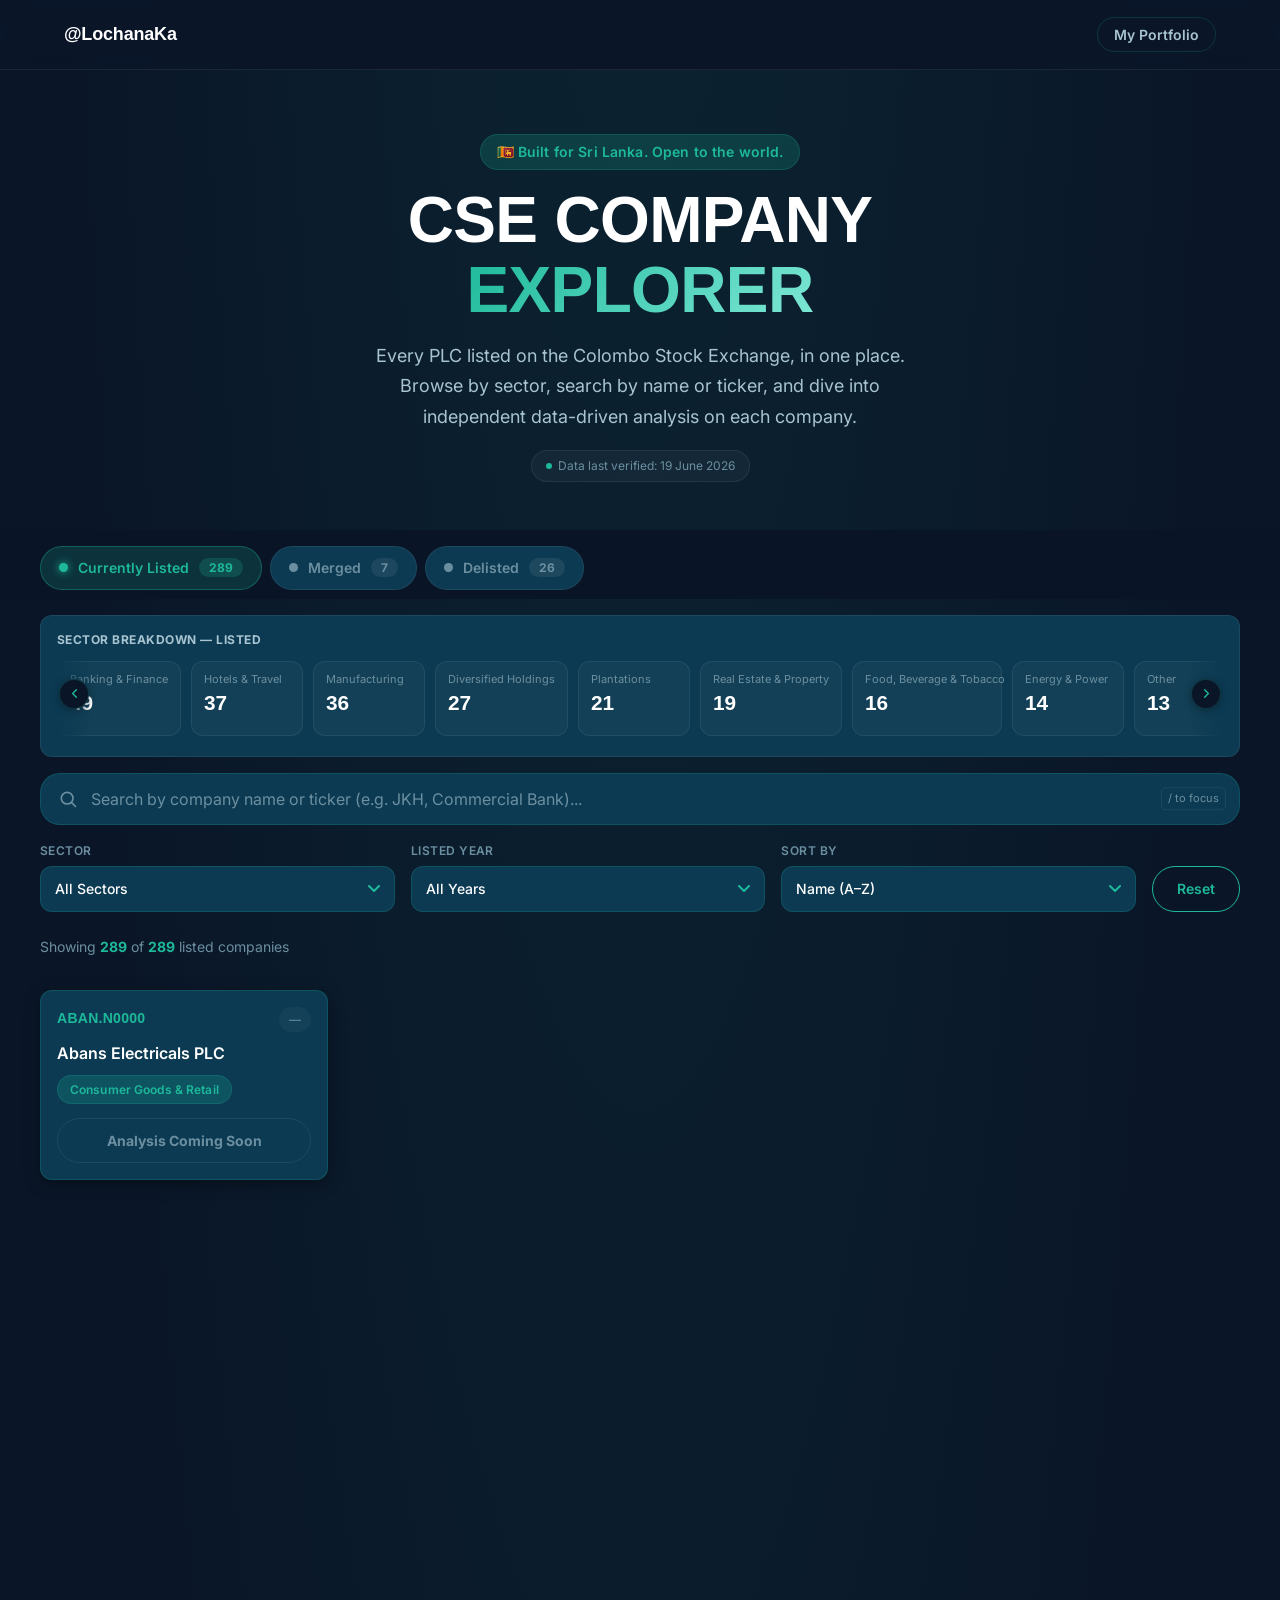
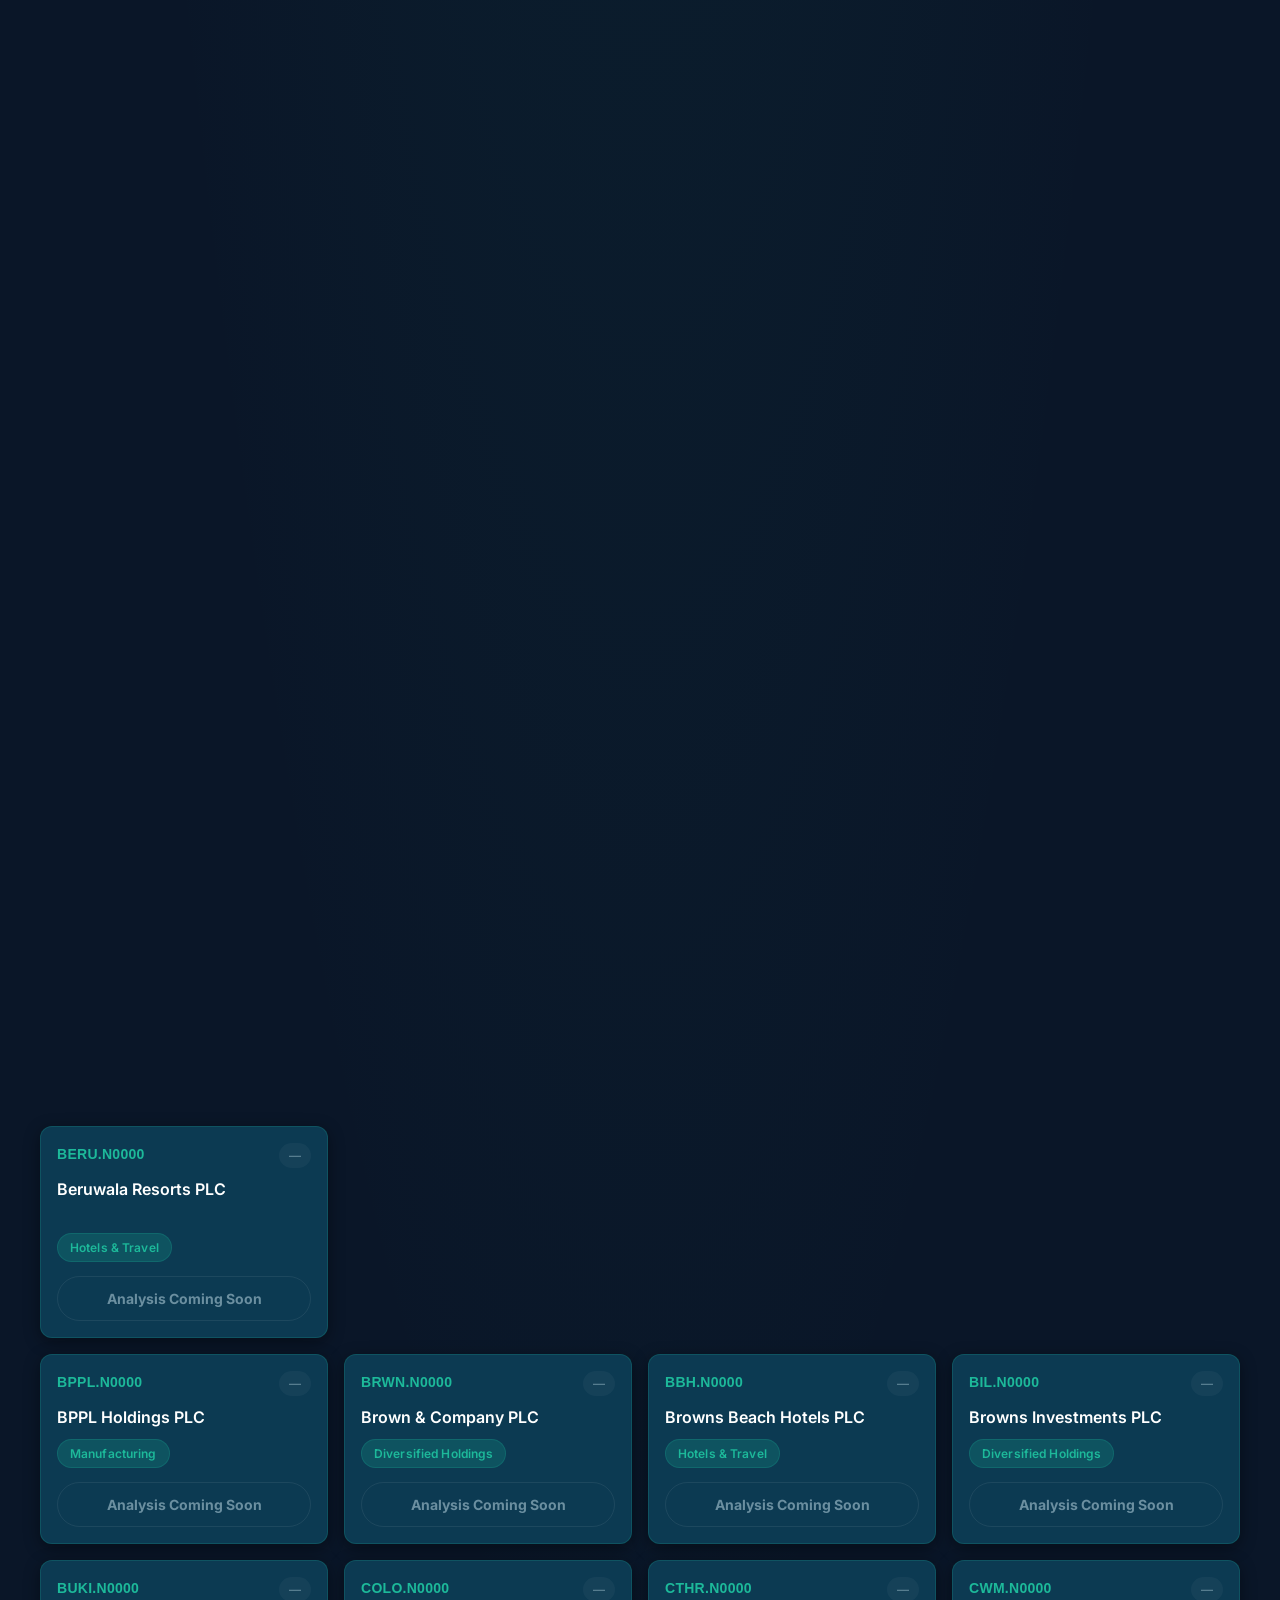
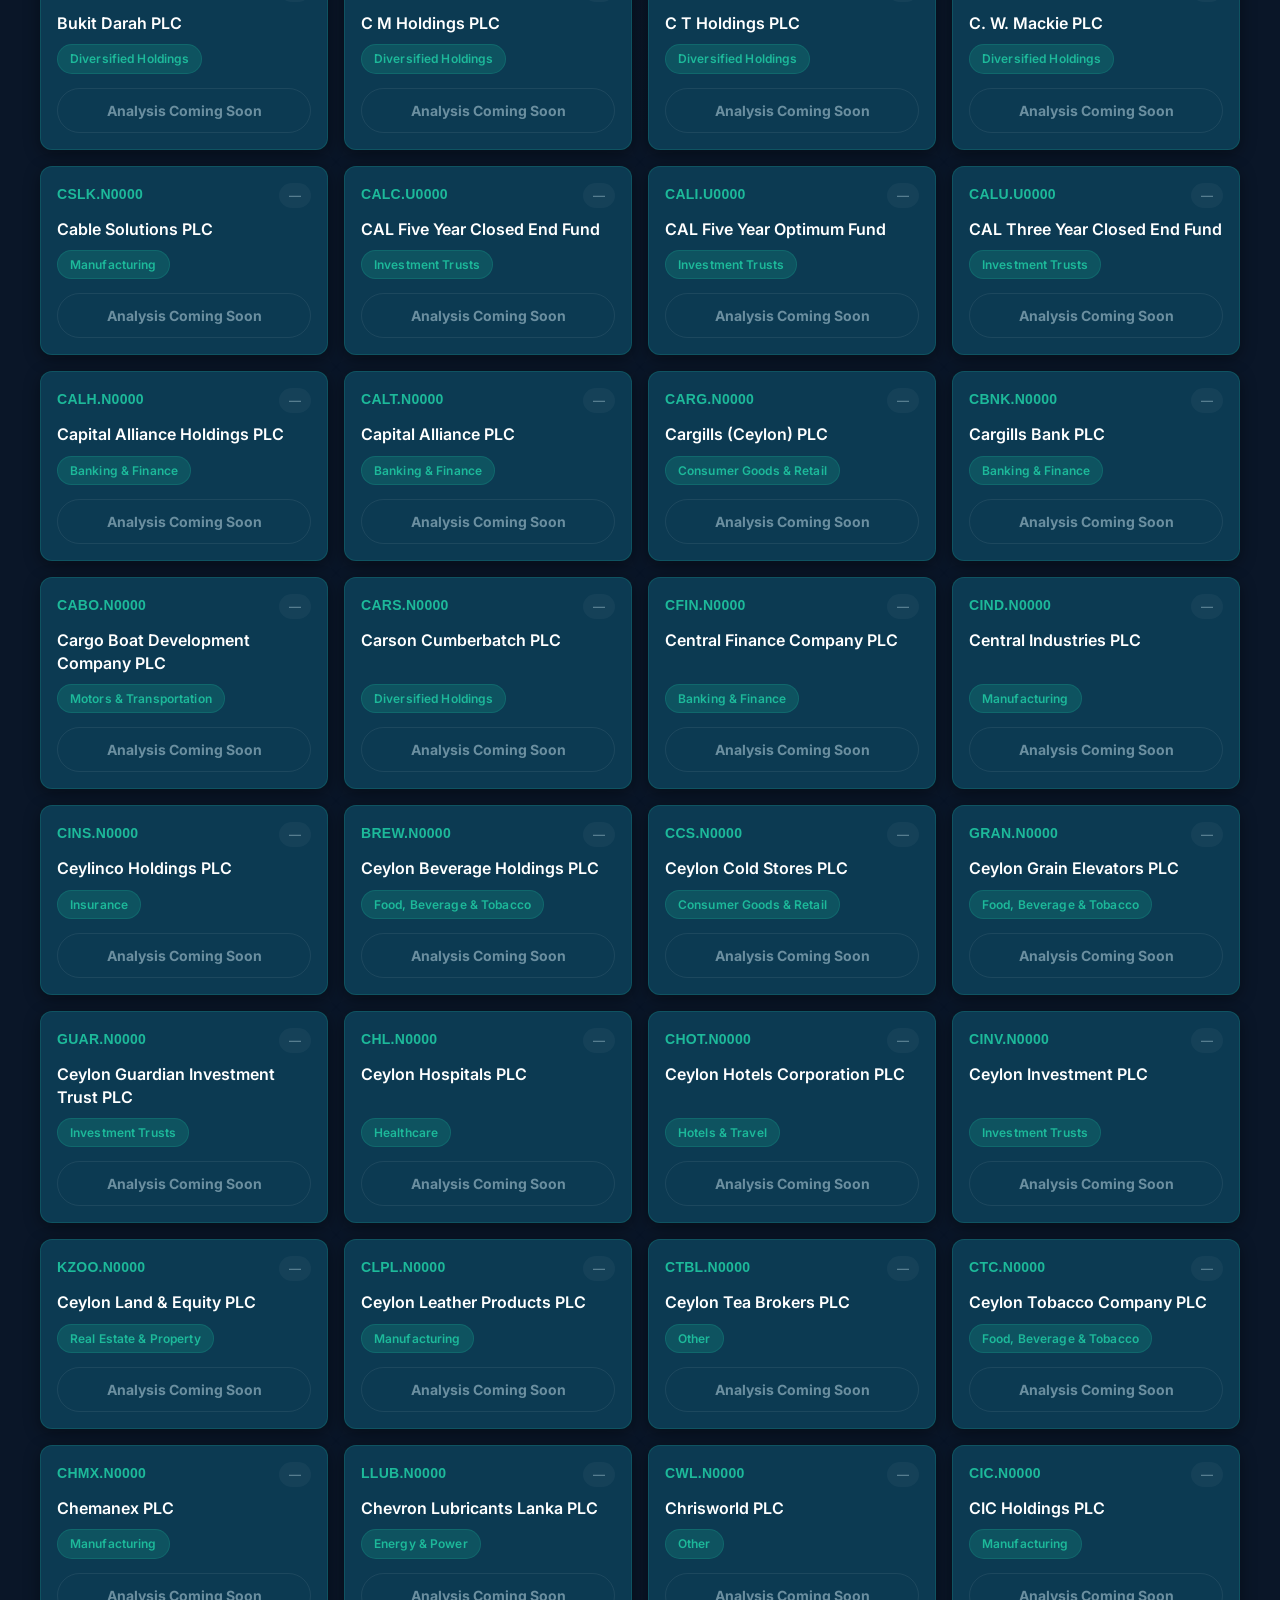
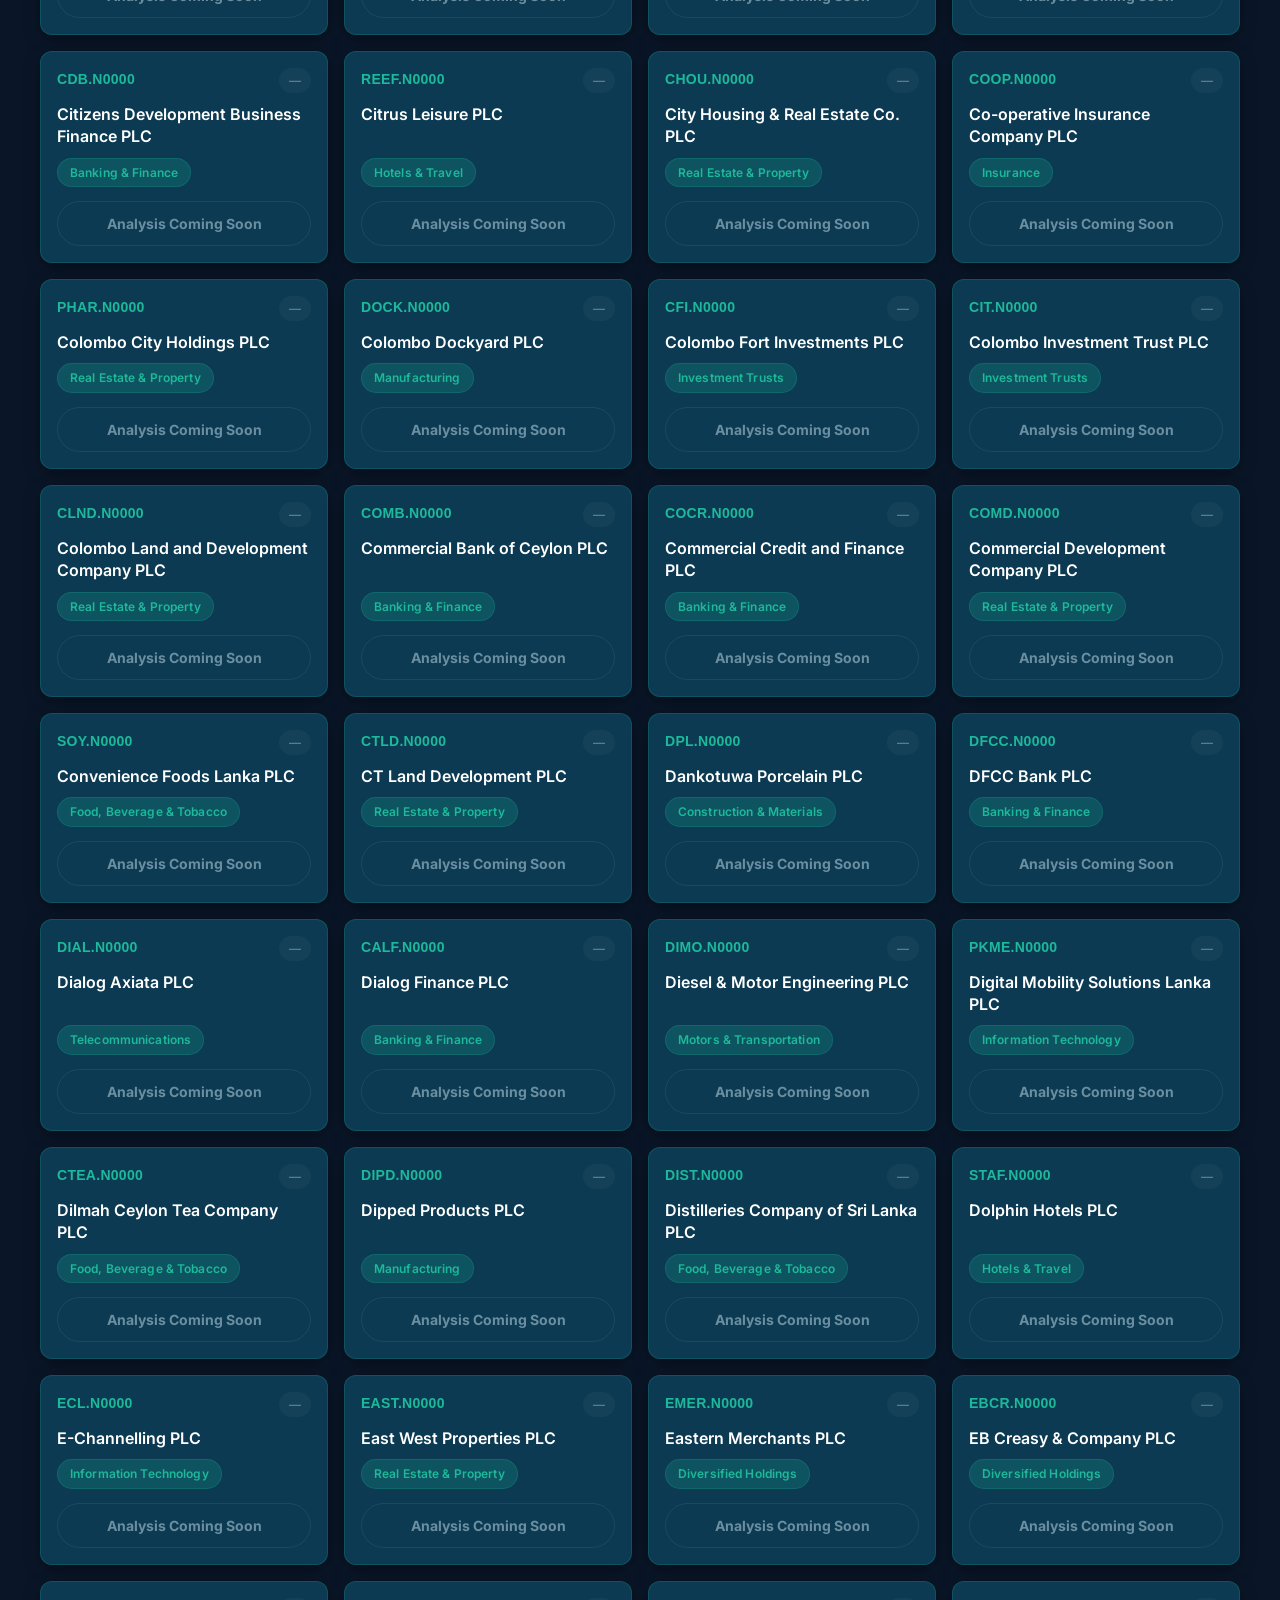
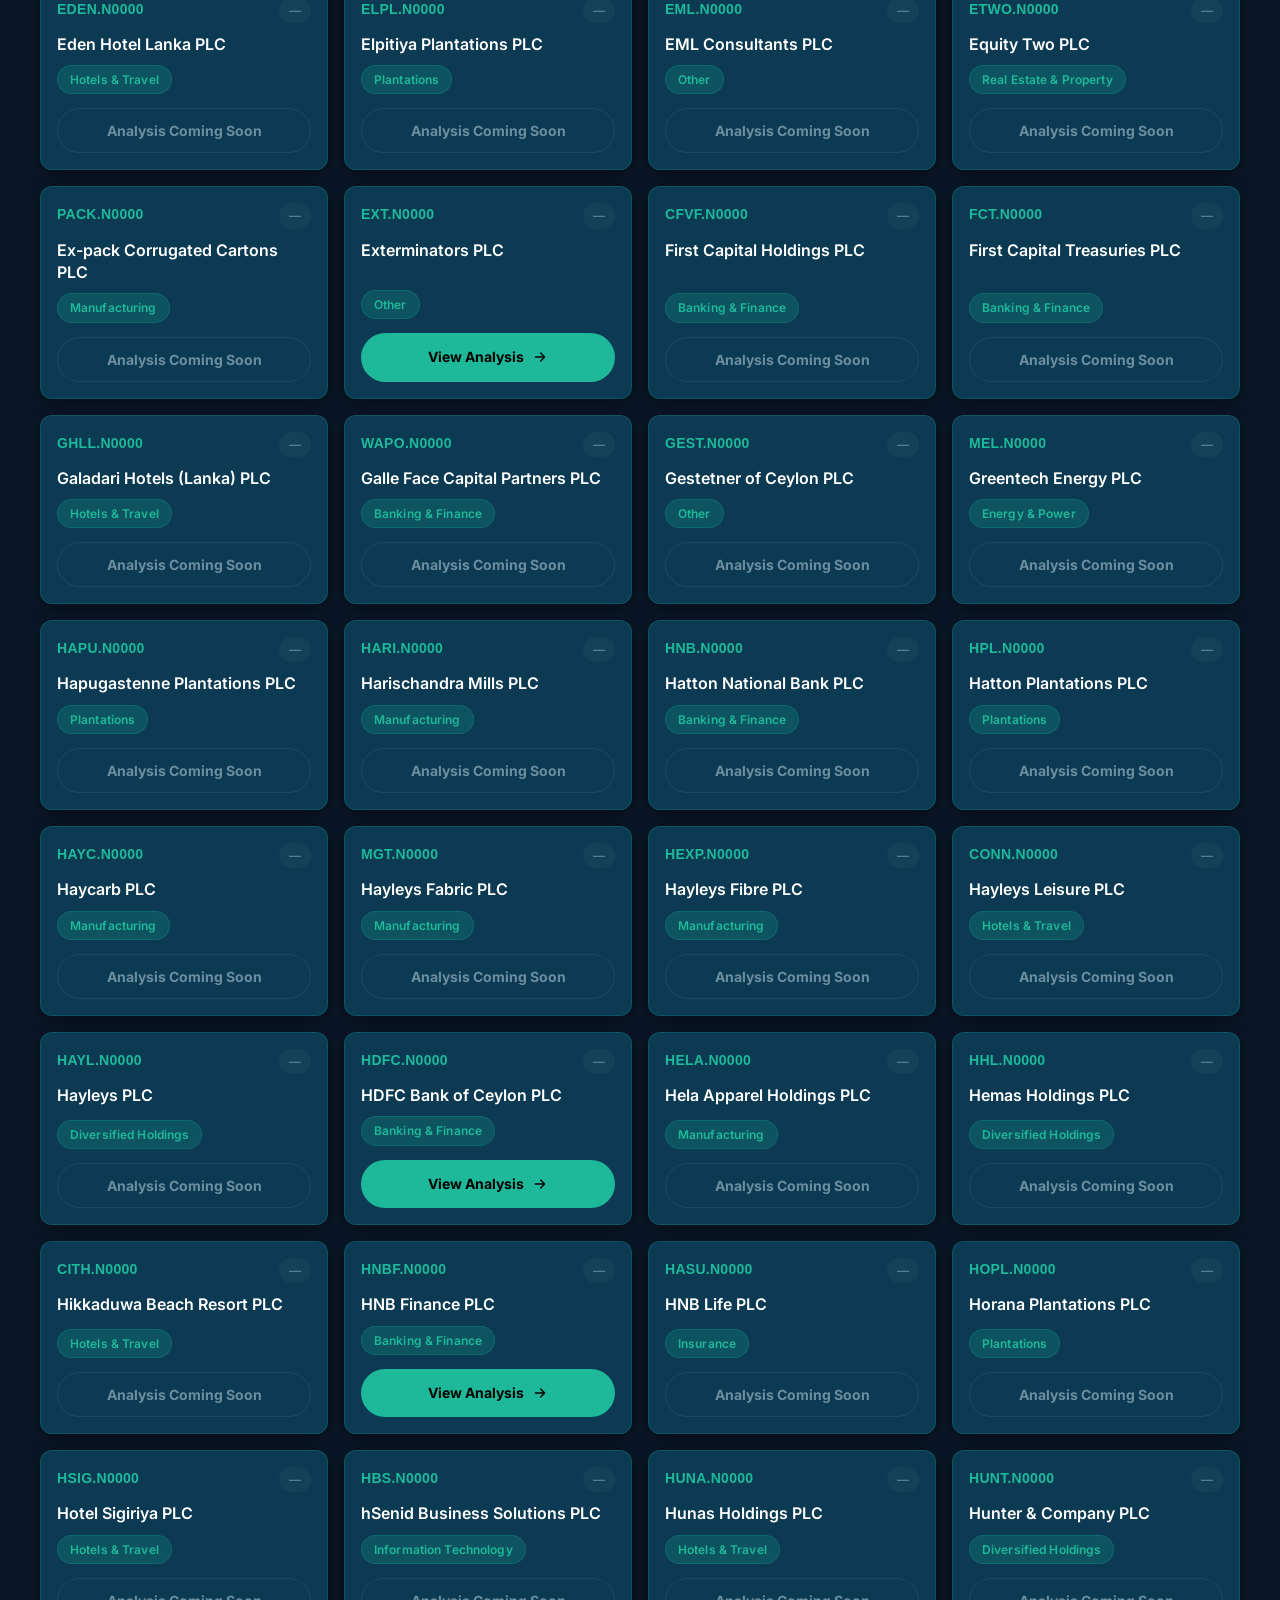
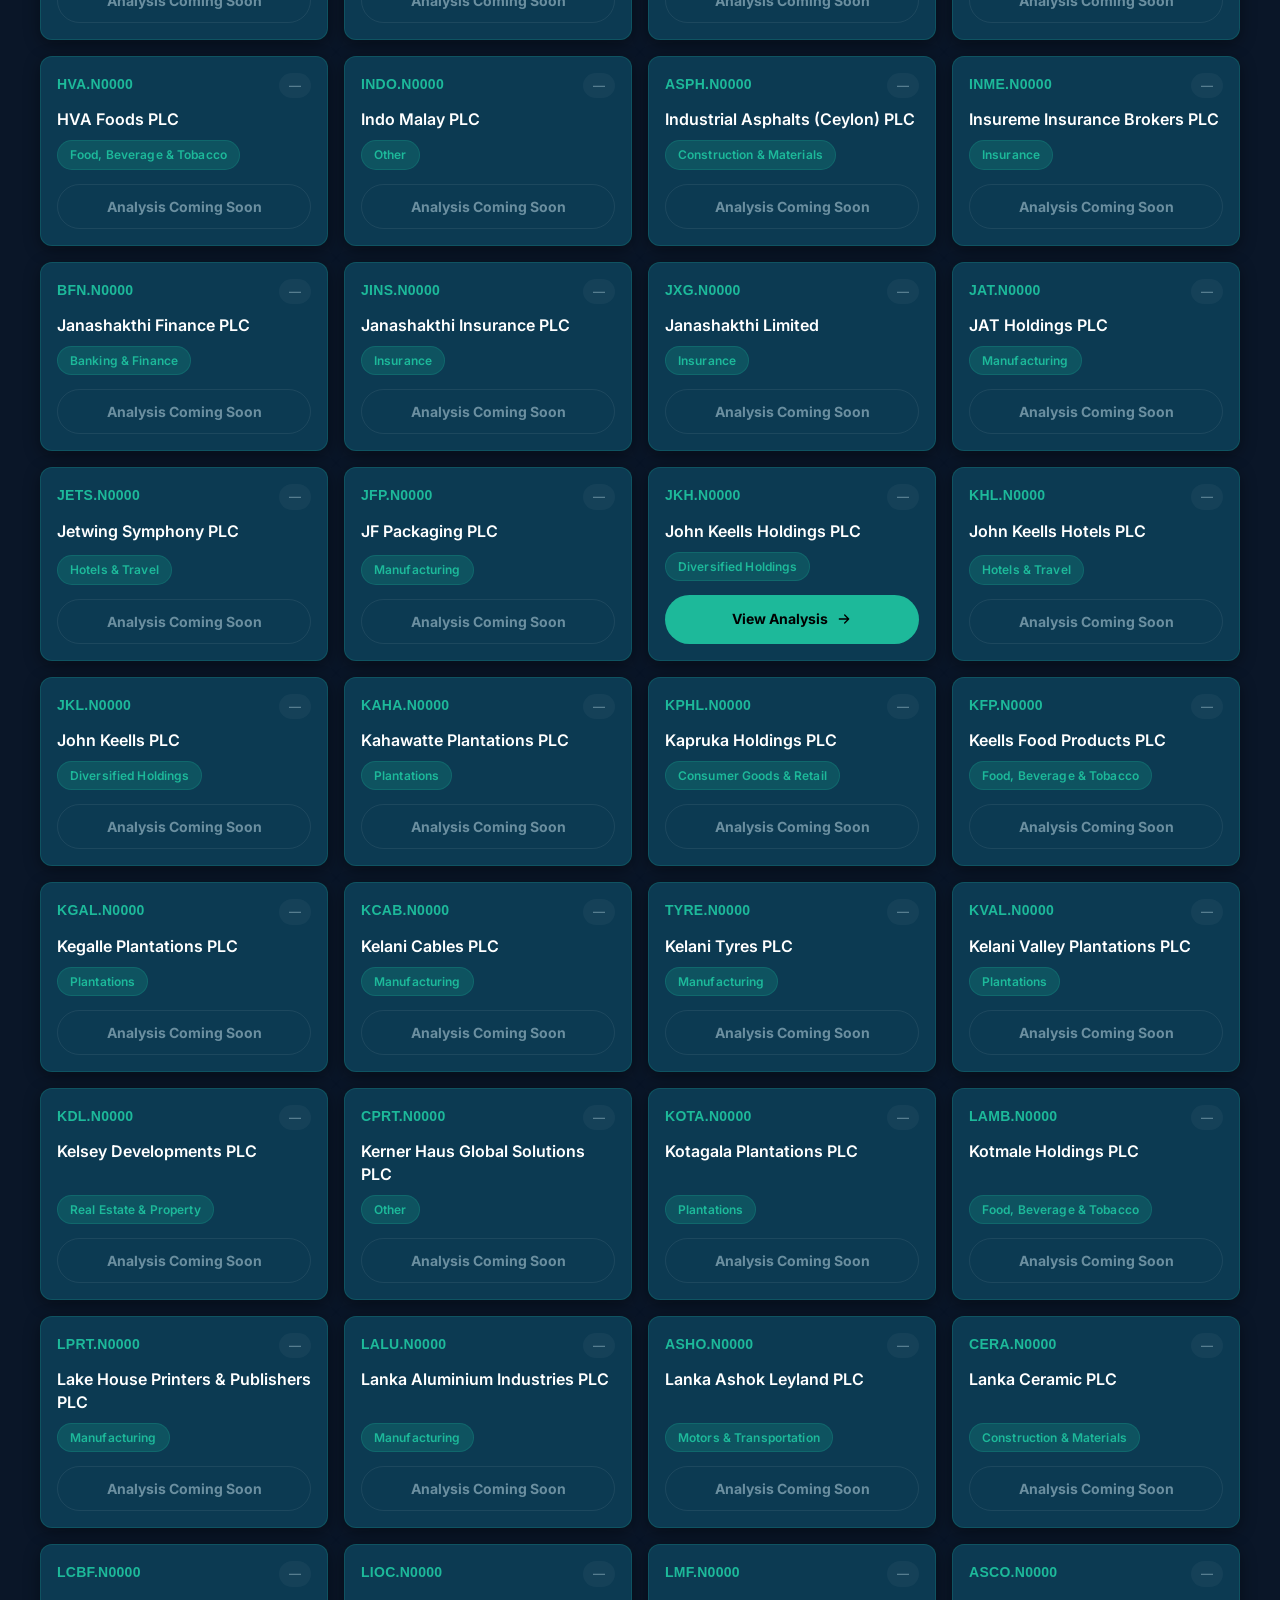
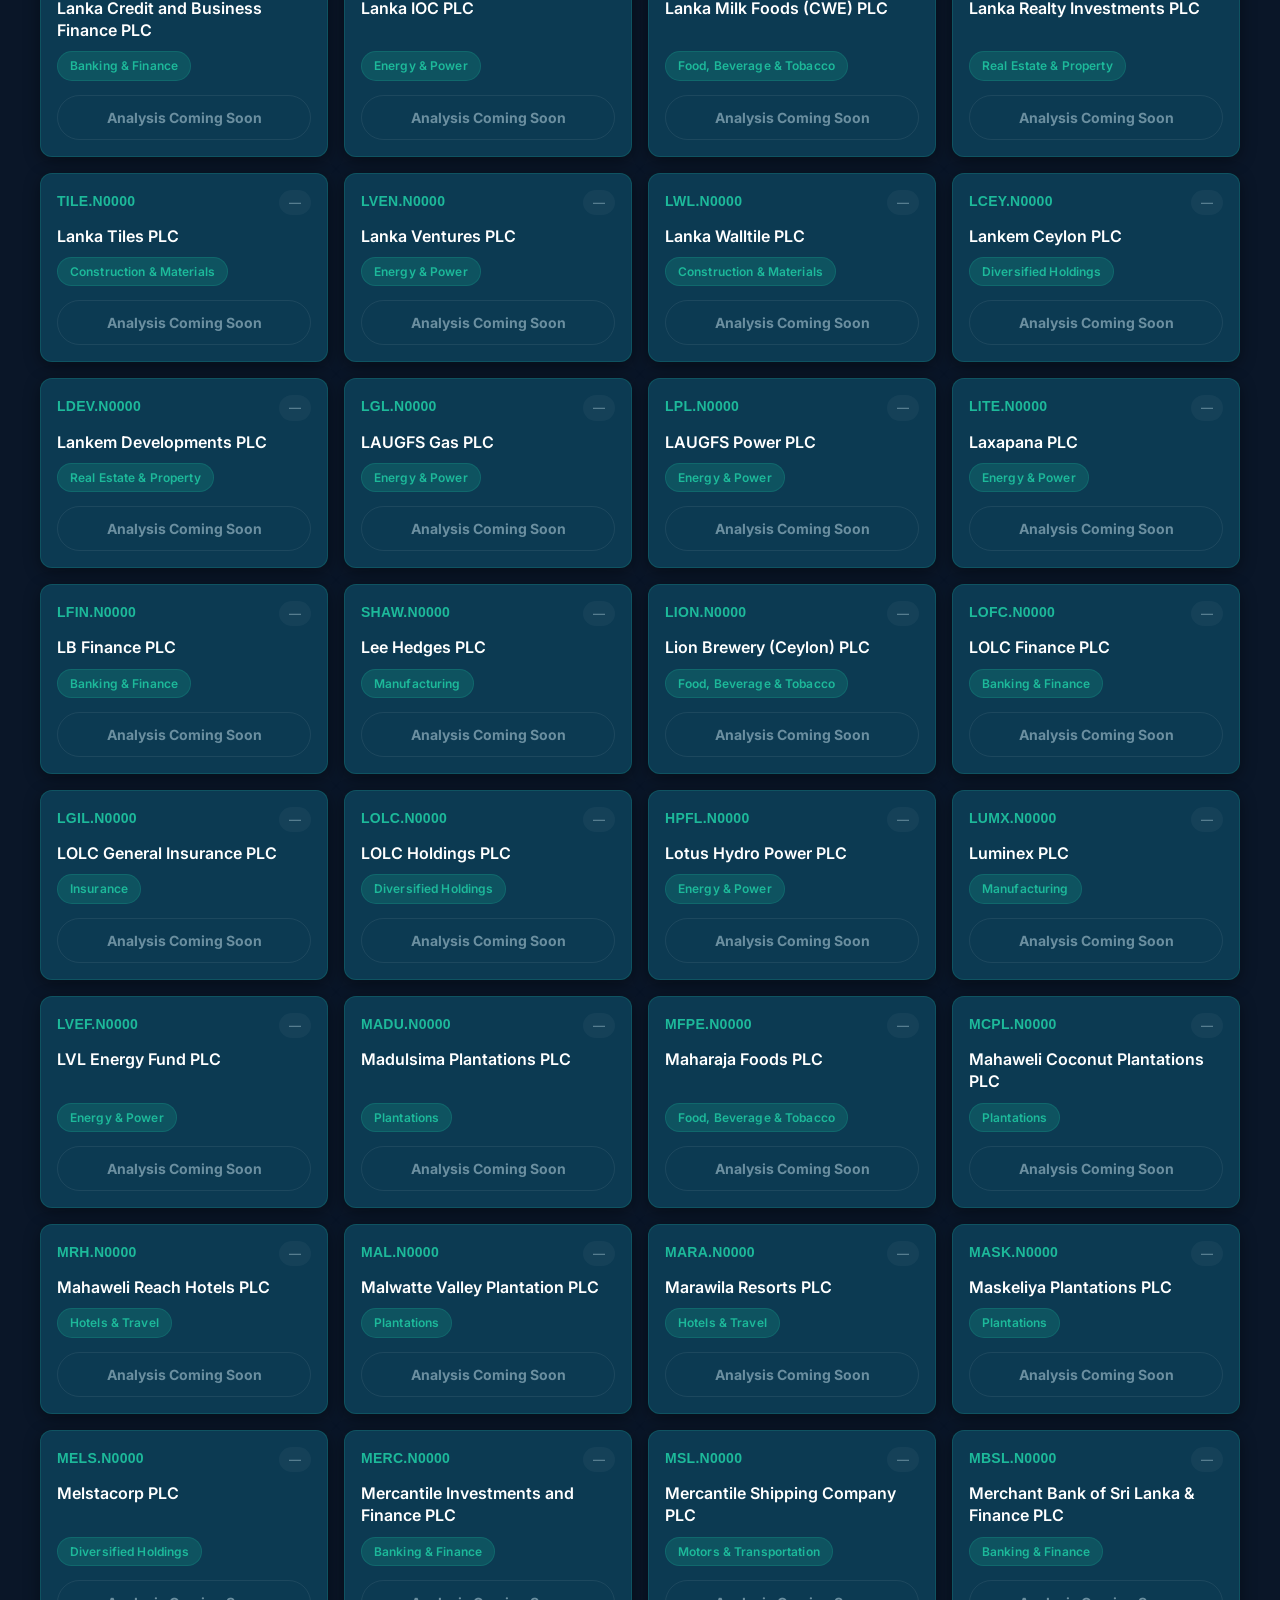
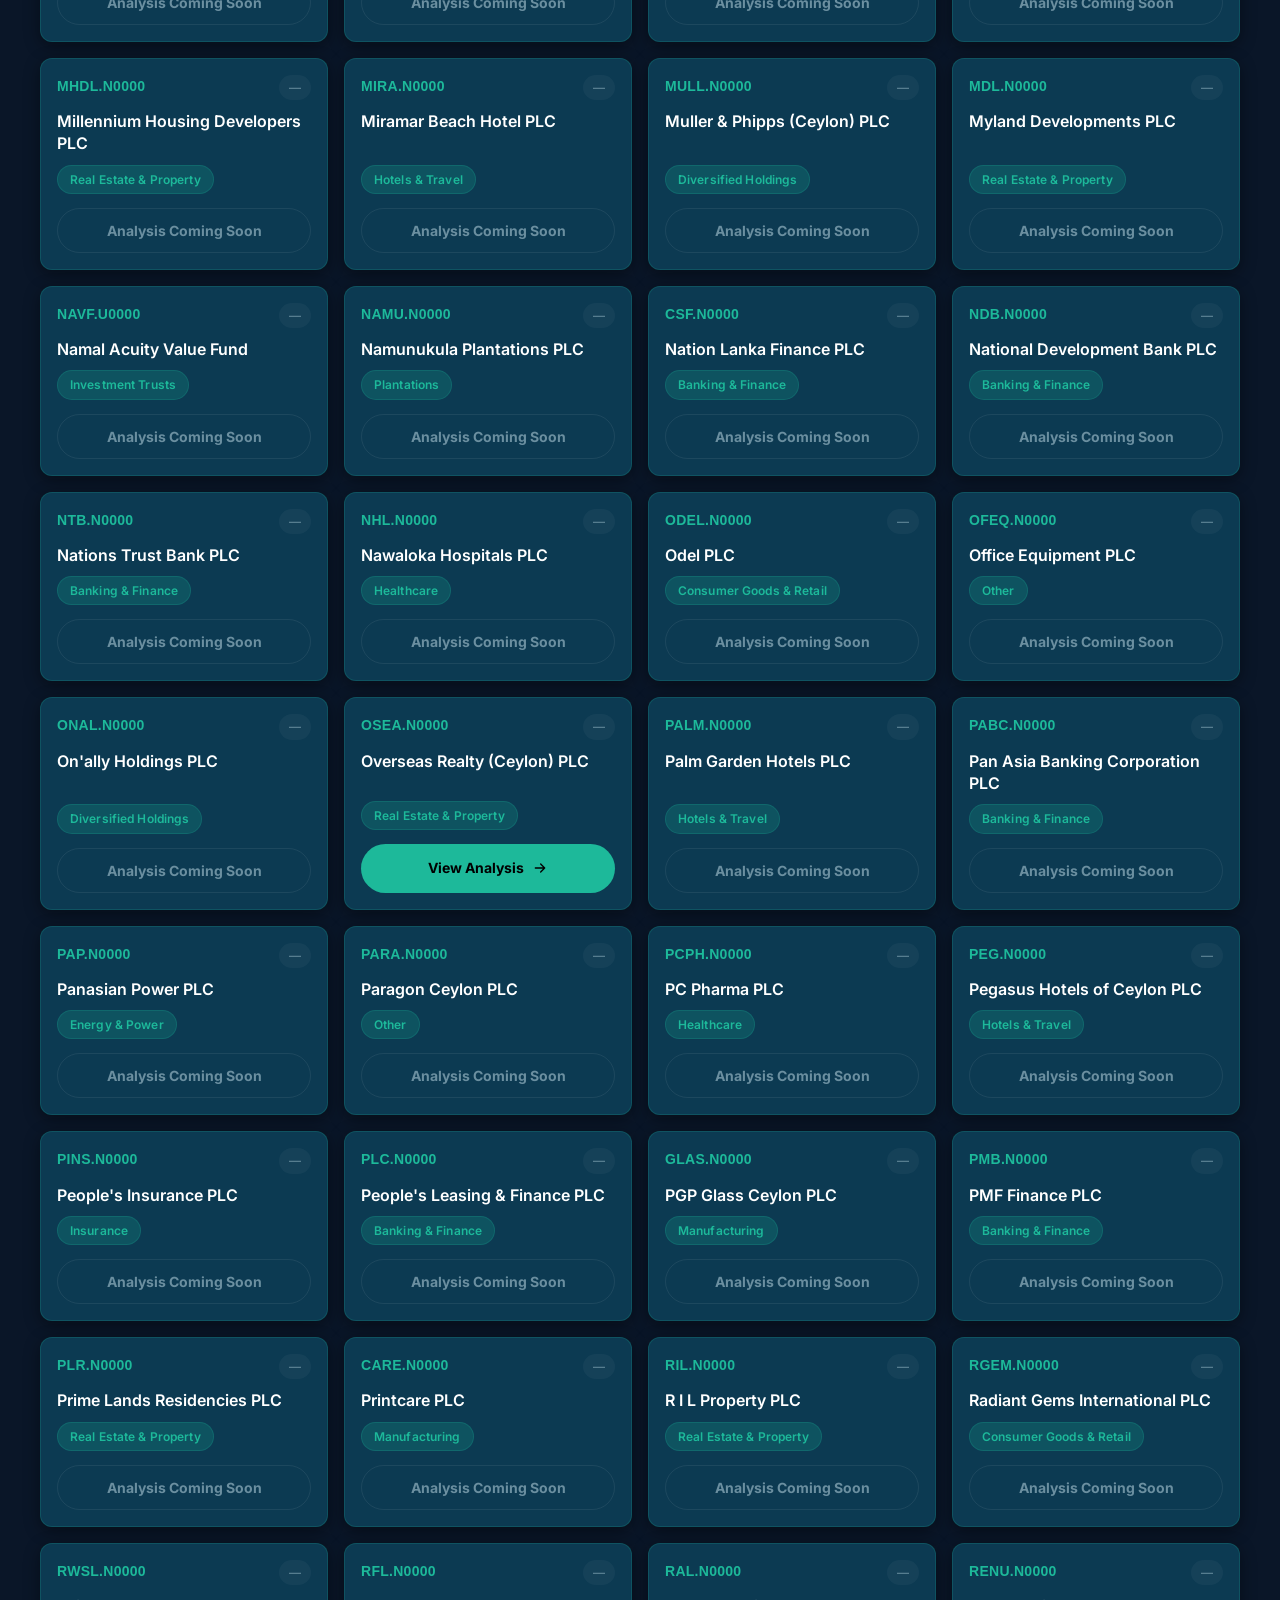
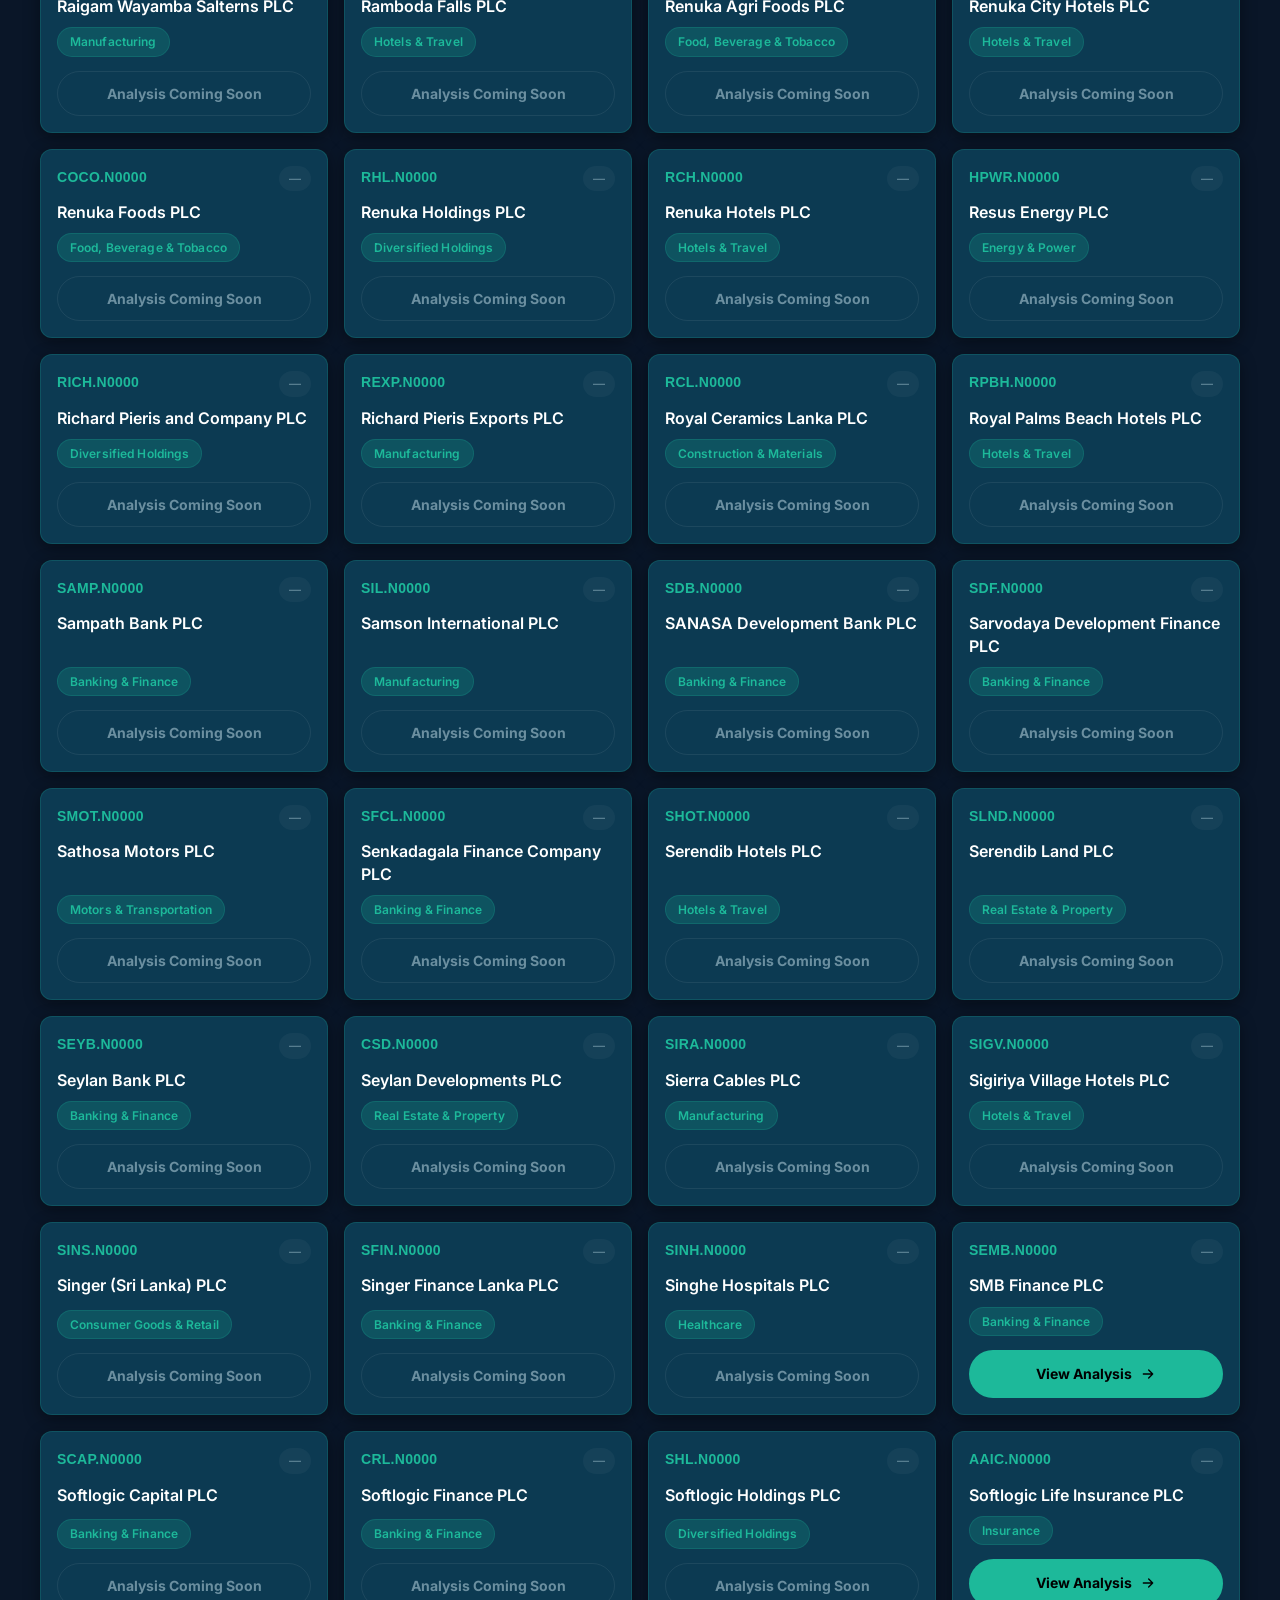
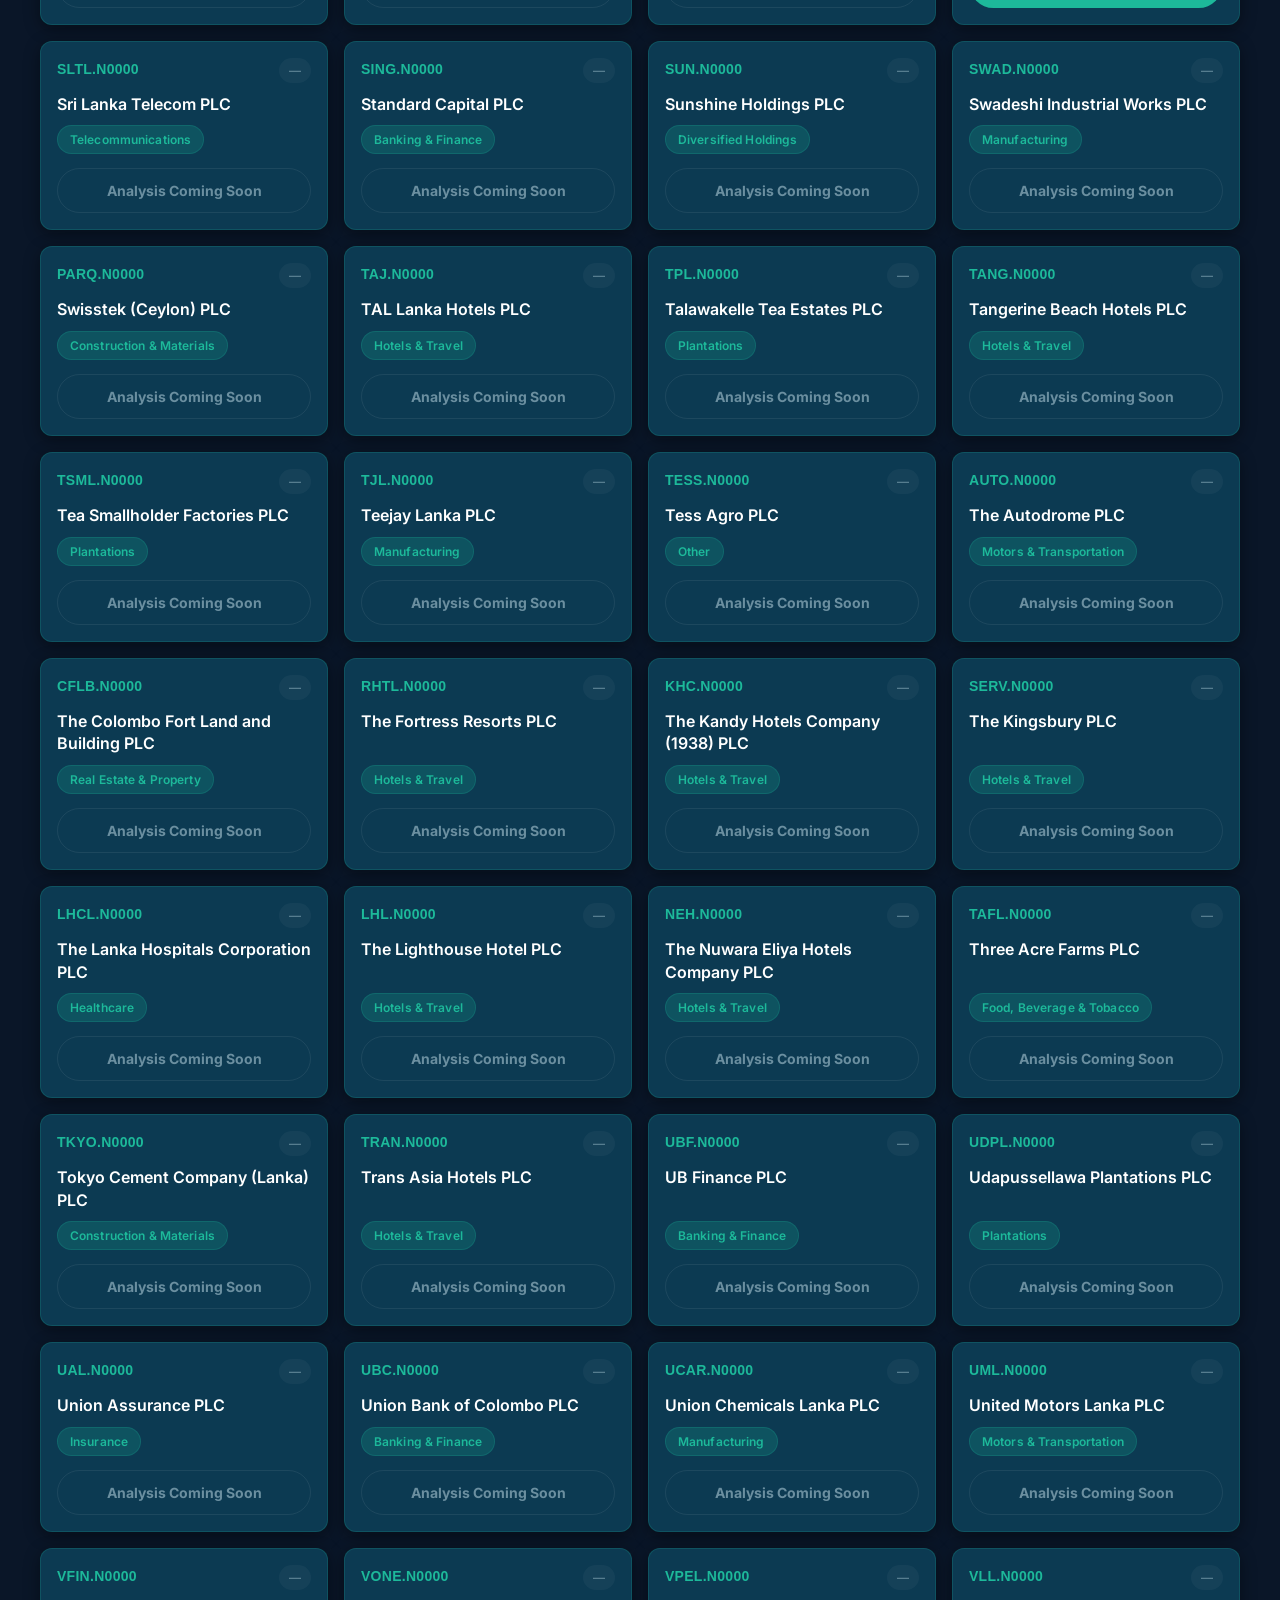
<file: index.html>
<!DOCTYPE html>
<html lang="en">
<head>
  <meta charset="UTF-8">
  <meta name="viewport" content="width=device-width, initial-scale=1.0">
  <meta name="theme-color" content="#0a1628">
  <title>CSE Company Explorer | Lochana Karunarathna</title>
  <meta name="description" content="Browse Colombo Stock Exchange listed PLCs by sector and access independent research and analysis by Lochana Karunarathna (@LochanaKa).">

  <!-- Open Graph -->
  <meta property="og:title" content="CSE Company Explorer | @LochanaKa">
  <meta property="og:description" content="Data Science • Economics • Markets — Browse every CSE-listed company and read independent analysis.">
  <meta property="og:type" content="website">

  <link rel="shortcut icon" href="assets/CE.png" type="image/x-icon">

  <!-- Only Inter is webfont-loaded. The heading font is an intentional
       system stack (see --font-heading in style.css) — don't add Unbounded
       back here, it'll change the look of the hero/headings. -->
  <link rel="preconnect" href="https://fonts.googleapis.com">
  <link href="https://fonts.googleapis.com/css2?family=Inter:wght@300;400;500;600;700;800&display=swap" rel="stylesheet">

  <link rel="stylesheet" href="style.css">
  <link rel="stylesheet" href="components.css">
</head>
<body>

  <!-- ===== NAV ===== -->
  <header class="nav" id="nav">
    <div class="nav-inner">
      <a href="#top" class="nav-brand">
        <span class="nav-brand-mark">@LochanaKa</span>
      </a>
      <nav class="nav-links" aria-label="Primary">
        <a href="https://lochanaka.github.io/portfolio-website/" target="_blank" rel="noopener">My Portfolio</a>
      </nav>
    </div>
  </header>

  <main id="top">

    <!-- ===== HERO ===== -->
    <section class="hero">
      <div class="hero-inner">
        <span class="badge">🇱🇰 Built for Sri Lanka. Open to the world.</span>
        <h1>CSE Company <span class="gradient-text">Explorer</span></h1>
        <p class="hero-subtitle">
          Every PLC listed on the Colombo Stock Exchange, in one place.
          Browse by sector, search by name or ticker, and dive into independent
          data-driven analysis on each company.
        </p>
        <span class="hero-updated"><span class="dot"></span><span id="heroUpdated"></span></span>
      </div>
    </section>

    <!-- ===== STICKY TABS ===== -->
    <div class="tabs-sticky" id="stickyStack">
      <section class="tabs-section">
        <div class="tabs-inner">
          <div class="tabs" role="tablist" aria-label="Company status category">

            <button class="tab tab--listed is-active" role="tab" aria-selected="true"
              data-status="listed" type="button">
              <span class="tab-dot"></span>
              <span class="tab-label">Currently Listed</span>
              <span class="tab-count" id="count-listed">—</span>
            </button>

            <button class="tab tab--merged" role="tab" aria-selected="false"
              data-status="merged" type="button">
              <span class="tab-dot"></span>
              <span class="tab-label">Merged</span>
              <span class="tab-count" id="count-merged">—</span>
            </button>

            <button class="tab tab--delisted" role="tab" aria-selected="false"
              data-status="delisted" type="button">
              <span class="tab-dot"></span>
              <span class="tab-label">Delisted</span>
              <span class="tab-count" id="count-delisted">—</span>
            </button>

          </div>
        </div>
      </section>
    </div>

    <!-- ===== SECTOR BREAKDOWN ===== -->
    <section class="viz-section">
      <div class="viz-inner">
        <div class="viz-card">
          <div class="viz-head">
            <span class="viz-title" id="vizTitle">Sector Breakdown — Listed</span>
            <button class="viz-clear" id="vizClear" type="button">Clear sector</button>
          </div>
          <div class="viz-scroll-wrap" id="vizScrollWrap">
            <button class="viz-arrow viz-arrow--left" id="vizArrowLeft" type="button" aria-label="Scroll sectors left">
              <svg viewBox="0 0 24 24" fill="none"><path d="M15 18l-6-6 6-6" stroke="currentColor" stroke-width="2.2" stroke-linecap="round" stroke-linejoin="round"/></svg>
            </button>
            <div class="viz-chips" id="vizBars"></div>
            <button class="viz-arrow viz-arrow--right" id="vizArrowRight" type="button" aria-label="Scroll sectors right">
              <svg viewBox="0 0 24 24" fill="none"><path d="M9 18l6-6-6-6" stroke="currentColor" stroke-width="2.2" stroke-linecap="round" stroke-linejoin="round"/></svg>
            </button>
          </div>
        </div>
      </div>
    </section>

    <!-- ===== CONTROLS ===== -->
    <section class="controls-section">
      <div class="controls-inner">

        <div class="search-wrap">
          <svg class="search-icon" viewBox="0 0 24 24" fill="none" xmlns="http://www.w3.org/2000/svg" aria-hidden="true">
            <circle cx="11" cy="11" r="7" stroke="currentColor" stroke-width="2"/>
            <path d="M21 21L16.65 16.65" stroke="currentColor" stroke-width="2" stroke-linecap="round"/>
          </svg>
          <input
            type="text"
            id="searchInput"
            class="search-input"
            placeholder="Search by company name or ticker (e.g. JKH, Commercial Bank)..."
            aria-label="Search companies"
          >
          <span class="kbd-hint">/ to focus</span>
        </div>

        <div class="filter-row">
          <div class="filter-group">
            <label for="sectorFilter">Sector</label>
            <select id="sectorFilter" class="filter-select">
              <option value="all">All Sectors</option>
            </select>
          </div>

          <div class="filter-group">
            <label for="yearFilter">Listed Year</label>
            <select id="yearFilter" class="filter-select">
              <option value="all">All Years</option>
            </select>
          </div>

          <div class="filter-group">
            <label for="sortFilter">Sort By</label>
            <select id="sortFilter" class="filter-select">
              <option value="name-asc">Name (A–Z)</option>
              <option value="name-desc">Name (Z–A)</option>
              <option value="ticker-asc">Ticker (A–Z)</option>
            </select>
          </div>

          <button id="resetFilters" class="btn-reset" type="button">Reset</button>
        </div>

        <p class="results-count" id="resultsCount" aria-live="polite"></p>
      </div>
    </section>

    <!-- ===== COMPANY GRID ===== -->
    <section class="grid-section">
      <div class="grid-inner">
        <div id="companyGrid" class="company-grid"></div>
        <div id="emptyState" class="empty-state" hidden>
          <p>No companies match your filters.</p>
          <button id="emptyReset" class="btn-reset" type="button">Clear filters</button>
        </div>
      </div>
    </section>

  </main>

  <!-- ===== BACK TO TOP ===== -->
  <button class="back-to-top" id="backToTop" type="button" aria-label="Back to top">
    <svg viewBox="0 0 24 24" fill="none"><path d="M12 19V5M5 12l7-7 7 7" stroke="currentColor" stroke-width="2.5" stroke-linecap="round" stroke-linejoin="round"/></svg>
  </button>

  <!-- ===== FOOTER ===== -->
  <footer class="footer">
    <div class="footer-inner">
      <p class="footer-brand">@Lochana_Karunarathna</p>
      <p class="footer-tagline">Data Science • Economics • Markets</p>
      <p class="footer-disclaimer">
        This page is for educational purposes only and does not constitute financial advice.
        Company data compiled from public CSE listings and may not reflect real-time changes.
      </p>
      <span class="footer-updated"><span class="dot"></span><span id="footerUpdated"></span></span>
      <p class="footer-copy">&copy; <span id="year"></span> Lochana Karunarathna. All research and analysis linked are original work.</p>
    </div>
  </footer>

  <script src="companies.js"></script>
  <script src="main.js"></script>
</body>
</html>
</file>
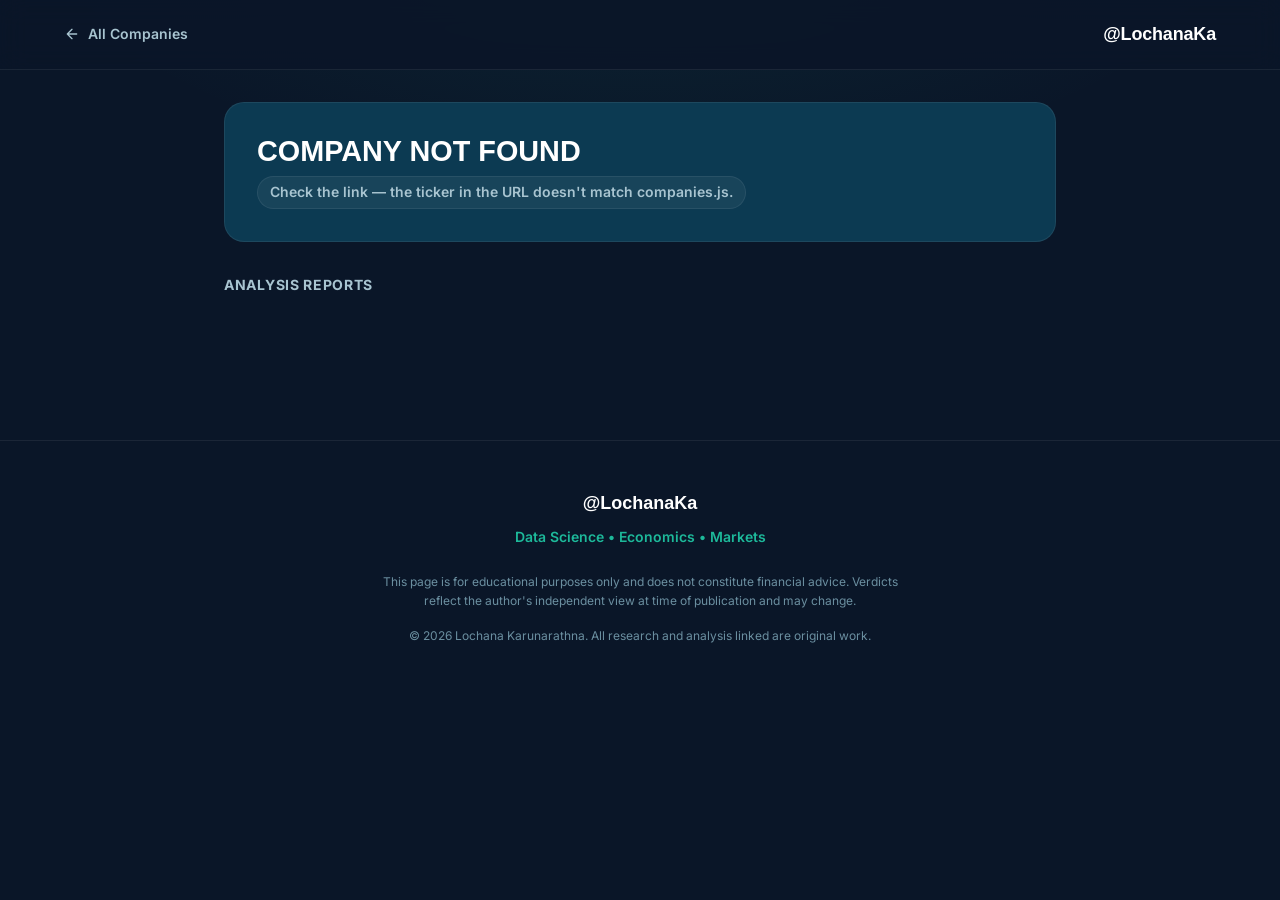
<file: Analyse-Doc-Page/analysis.html>
<!DOCTYPE html>
<html lang="en">
<head>
  <meta charset="UTF-8">
  <meta name="viewport" content="width=device-width, initial-scale=1.0">
  <meta name="theme-color" content="#0a1628">
  <title>Company Analysis | Lochana Karunarathna</title>
  <meta name="description" content="Independent data-driven analysis and research reports on Colombo Stock Exchange listed companies by Lochana Karunarathna (@LochanaKa).">

  <link rel="shortcut icon" href="../Assets/CE-2.png" type="image/x-icon">

  <link rel="preconnect" href="https://fonts.googleapis.com">
  <link href="https://fonts.googleapis.com/css2?family=Inter:wght@300;400;500;600;700;800&display=swap" rel="stylesheet">

  <link rel="stylesheet" href="../style.css">
  <link rel="stylesheet" href="../components.css">
  <link rel="stylesheet" href="analysis-style.css">
</head>
<body>

  <!-- ===== NAV ===== -->
  <header class="nav">
    <div class="nav-inner">
      <a href="../index.html" class="nav-back">
        <svg viewBox="0 0 24 24" fill="none"><path d="M19 12H5M5 12l7-7M5 12l7 7" stroke="currentColor" stroke-width="2" stroke-linecap="round" stroke-linejoin="round"/></svg>
        All Companies
      </a>
      <span class="nav-brand-mark">@LochanaKa</span>
    </div>
  </header>

  <main class="analysis-main">
    <div class="company-header" id="companyHeader"></div>

    <div class="reports-head">
      <span class="reports-title" id="reportsTitle">Analysis Reports</span>
      <span class="reports-count" id="reportsCount"></span>
    </div>

    <div id="reportsArea"></div>
  </main>

  <!-- ===== FOOTER ===== -->
  <footer class="footer">
    <div class="footer-inner">
      <p class="footer-brand">@LochanaKa</p>
      <p class="footer-tagline">Data Science • Economics • Markets</p>
      <p class="footer-disclaimer">
        This page is for educational purposes only and does not constitute financial advice.
        Verdicts reflect the author's independent view at time of publication and may change.
      </p>
      <p class="footer-copy">&copy; <span id="year"></span> Lochana Karunarathna. All research and analysis linked are original work.</p>
    </div>
  </footer>

<script src="../companies.js"></script>
<script src="reports-main.js"></script>
<script src="analysis-main.js"></script>
</body>
</html>
</file>
<file: style.css>
/* ==========================================================================
   CSE Company Explorer — Global Styles
   @LochanaKa Brand System
   ========================================================================== */

:root {
  /* Core Brand Colors */
  --color-bg:           #0a1628;
  --color-surface:      #0c3a52;
  --color-surface-2:    #0f4a68;
  --color-accent:       #1db99a;
  --color-accent-light: #25d4b0;
  --color-accent-glow:  rgba(29, 185, 154, 0.2);

  /* Text */
  --color-text-primary:   #ffffff;
  --color-text-secondary: #a8c4d0;
  --color-text-muted:     #6b8fa0;

  /* Borders */
  --color-border:         rgba(29, 185, 154, 0.2);
  --color-border-subtle:  rgba(255, 255, 255, 0.07);

  /* Status */
  --color-success: #1db99a;
  --color-warning: #f59e0b;
  --color-error:   #ef4444;
  --color-info:    #3b82f6;

  /* Spacing (8px grid) */
  --space-1:  8px;
  --space-2:  16px;
  --space-3:  24px;
  --space-4:  32px;
  --space-5:  48px;
  --space-6:  64px;
  --space-7:  96px;
  --space-8:  128px;

  /* Typography
     NOTE: --font-heading is intentionally a system stack, not a webfont.
     This gives the bold/blocky uppercase look across all browsers without
     depending on an external font request succeeding. Don't swap this for
     a Google Font unless you've checked it still matches that look. */
  --font-heading:'Arial Black', 'Helvetica Neue', Arial, 'Liberation Sans', sans-serif;
  --font-body:    'Inter', -apple-system, 'Segoe UI', Roboto, Helvetica, Arial, sans-serif;

  --text-xs:   0.75rem;
  --text-sm:   0.875rem;
  --text-base: 1rem;
  --text-lg:   1.125rem;
  --text-xl:   1.25rem;
  --text-2xl:  1.5rem;
  --text-3xl:  1.875rem;
  --text-4xl:  2.25rem;
  --text-hero: clamp(2.25rem, 5vw, 4rem);

  /* Border Radius */
  --radius-sm:   6px;
  --radius-md:   12px;
  --radius-lg:   20px;
  --radius-full: 9999px;

  /* Shadows */
  --shadow-sm:    0 2px 8px rgba(0,0,0,0.3);
  --shadow-md:    0 8px 24px rgba(0,0,0,0.4);
  --shadow-lg:    0 16px 48px rgba(0,0,0,0.5);
  --shadow-glow:  0 0 24px rgba(29, 185, 154, 0.3);
  --shadow-card:  0 4px 16px rgba(0,0,0,0.4), 0 0 1px rgba(29,185,154,0.1);

  /* Transitions */
  --transition-fast:   0.15s ease;
  --transition-normal: 0.25s ease;
  --transition-slow:   0.4s ease;

  /* Layout */
  --max-width:  1200px;
  --nav-height: 70px;
}

/* ===== Reset ===== */
* {
  margin: 0;
  padding: 0;
  box-sizing: border-box;
  -webkit-tap-highlight-color: transparent;
}

html {
  scroll-behavior: smooth;
}

body {
  background: var(--color-bg);
  background-image:
    radial-gradient(ellipse 80% 50% at 50% -10%, rgba(29,185,154,0.10) 0%, transparent 60%);
  color: var(--color-text-primary);
  font-family: var(--font-body);
  font-size: var(--text-base);
  line-height: 1.6;
  min-height: 100vh;
}

img { max-width: 100%; display: block; }

a {
  color: var(--color-accent);
  text-decoration: none;
  transition: color var(--transition-fast);
}

button {
  font-family: inherit;
  cursor: pointer;
}

ul, ol { list-style: none; }

@media (prefers-reduced-motion: reduce) {
  * { animation-duration: 0.01ms !important; transition-duration: 0.01ms !important; }
}

/* ===== Layout Helpers ===== */
.max-w {
  max-width: var(--max-width);
  margin-inline: auto;
  padding-inline: var(--space-3);
}

/* ===== Nav ===== */
.nav {
  position: sticky;
  top: 0;
  height: var(--nav-height);
  background: rgba(10, 22, 40, 0.9);
  backdrop-filter: blur(12px);
  border-bottom: 1px solid var(--color-border-subtle);
  display: flex;
  align-items: center;
  z-index: 110;
}

.nav-inner {
  width: 100%;
  max-width: var(--max-width);
  margin-inline: auto;
  padding-inline: var(--space-3);
  display: flex;
  align-items: center;
  justify-content: space-between;
}

.nav-brand-mark {
  font-family: var(--font-heading);
  font-weight: 800;
  font-size: var(--text-lg);
  color: var(--color-text-primary);
  letter-spacing: -0.01em;
}

.nav-links a {
  color: var(--color-text-secondary);
  font-size: var(--text-sm);
  font-weight: 600;
  padding: 8px 16px;
  border: 1.5px solid var(--color-border);
  border-radius: var(--radius-full);
  transition: all var(--transition-fast);
}

.nav-links a:hover {
  color: var(--color-accent);
  background: var(--color-accent-glow);
}

/* ===== Hero ===== */
.hero {
  padding: var(--space-6) var(--space-3) var(--space-5);
  text-align: center;
}

.hero-inner {
  max-width: 760px;
  margin-inline: auto;
  display: flex;
  flex-direction: column;
  align-items: center;
  gap: var(--space-2);
}

.badge {
  background: var(--color-accent-glow);
  color: var(--color-accent);
  border: 1px solid var(--color-border);
  padding: 6px 16px;
  border-radius: var(--radius-full);
  font-size: var(--text-sm);
  font-weight: 600;
  letter-spacing: 0.01em;
}

.hero h1 {
  font-family: var(--font-heading);
  font-size: var(--text-hero);
  font-weight: 900;
  text-transform: uppercase;
  letter-spacing: -0.01em;
  line-height: 1.08;
}

.gradient-text {
  background: linear-gradient(135deg, var(--color-accent), #7ee8d6);
  -webkit-background-clip: text;
  -webkit-text-fill-color: transparent;
  background-clip: text;
}

.hero-subtitle {
  color: var(--color-text-secondary);
  font-size: var(--text-lg);
  max-width: 560px;
  line-height: 1.7;
}

.hero-updated {
  font-size: 12px;
  color: var(--color-text-muted);
  background: rgba(255,255,255,0.04);
  border: 1px solid var(--color-border-subtle);
  padding: 5px 14px;
  border-radius: var(--radius-full);
  margin-top: 2px;
  display: inline-flex;
  align-items: center;
  gap: 6px;
}

.hero-updated .dot {
  width: 6px;
  height: 6px;
  border-radius: 50%;
  background: var(--color-accent);
  flex-shrink: 0;
}

/* ===== Footer ===== */
.footer {
  border-top: 1px solid var(--color-border-subtle);
  padding: var(--space-5) var(--space-3);
  margin-top: var(--space-6);
}

.footer-inner {
  max-width: var(--max-width);
  margin-inline: auto;
  text-align: center;
  display: flex;
  flex-direction: column;
  align-items: center;
  gap: var(--space-1);
}

.footer-brand {
  font-family: var(--font-heading);
  font-weight: 700;
  font-size: var(--text-lg);
}

.footer-tagline {
  color: var(--color-accent);
  font-size: var(--text-sm);
  font-weight: 600;
}

.footer-disclaimer {
  color: var(--color-text-muted);
  font-size: var(--text-xs);
  max-width: 520px;
  line-height: 1.6;
  margin-top: var(--space-2);
}

.footer-updated {
  color: var(--color-text-muted);
  font-size: var(--text-xs);
  margin-top: var(--space-2);
  display: inline-flex;
  align-items: center;
  gap: 6px;
  background: rgba(255,255,255,0.04);
  border: 1px solid var(--color-border-subtle);
  padding: 5px 14px;
  border-radius: var(--radius-full);
}

.footer-updated .dot {
  width: 6px;
  height: 6px;
  border-radius: 50%;
  background: var(--color-accent);
  flex-shrink: 0;
}

.footer-copy {
  color: var(--color-text-muted);
  font-size: var(--text-xs);
  margin-top: var(--space-1);
}

/* ===== Responsive ===== */
@media (max-width: 768px) {
  .hero { padding: var(--space-5) var(--space-2) var(--space-4); }
  .hero-subtitle { font-size: var(--text-base); }
  .nav-links a { padding: 6px 12px; font-size: var(--text-xs); }
}
</file>
<file: components.css>
/* ==========================================================================
   CSE Company Explorer — Component Styles
   ========================================================================== */

/* ===== Category Color Tokens ===== */
:root {
  /* Listed — teal (brand default) */
  --listed-color:      #1db99a;
  --listed-glow:       rgba(29, 185, 154, 0.18);
  --listed-border:     rgba(29, 185, 154, 0.35);

  /* Merged — amber */
  --merged-color:      #f59e0b;
  --merged-glow:       rgba(245, 158, 11, 0.15);
  --merged-border:     rgba(245, 158, 11, 0.35);

  /* Delisted — rose */
  --delisted-color:    #f43f5e;
  --delisted-glow:     rgba(244, 63, 94, 0.15);
  --delisted-border:   rgba(244, 63, 94, 0.35);
}

/* ===== Sticky Tabs ===== */
.tabs-sticky {
  position: sticky;
  top: var(--nav-height);
  z-index: 90;
  background: rgba(10,22,40,0.94);
  backdrop-filter: blur(10px);
  border-bottom: 1px solid transparent;
  transition: border-color var(--transition-fast), box-shadow var(--transition-fast);
  padding-top: var(--space-2);
  padding-bottom: var(--space-1);
}

.tabs-sticky.is-stuck {
  border-color: var(--color-border-subtle);
  box-shadow: 0 8px 20px rgba(0,0,0,0.35);
}

.tabs-section { padding: 0 var(--space-3); }

.tabs-inner, .viz-inner, .controls-inner, .grid-inner {
  max-width: var(--max-width);
  margin-inline: auto;
}

.tabs {
  display: flex;
  gap: var(--space-1);
  flex-wrap: wrap;
}

.tab {
  display: flex;
  align-items: center;
  gap: 10px;
  background: var(--color-surface);
  border: 1.5px solid var(--color-border-subtle);
  border-radius: var(--radius-full);
  padding: 11px 18px;
  cursor: pointer;
  transition: all var(--transition-normal);
  font-size: var(--text-sm);
  font-weight: 600;
  color: var(--color-text-muted);
  min-height: 44px;
}

.tab-dot {
  width: 9px;
  height: 9px;
  border-radius: 50%;
  background: var(--color-text-muted);
  transition: background var(--transition-normal);
  flex-shrink: 0;
}

.tab-label { color: inherit; }

.tab-count {
  background: rgba(255,255,255,0.07);
  padding: 2px 10px;
  border-radius: var(--radius-full);
  font-size: var(--text-xs);
  font-weight: 700;
  color: inherit;
  transition: background var(--transition-normal), color var(--transition-normal);
}

.tab--listed:hover,
.tab--listed.is-active { border-color: var(--listed-border); color: var(--listed-color); background: var(--listed-glow); }
.tab--listed:hover .tab-dot,
.tab--listed.is-active .tab-dot { background: var(--listed-color); box-shadow: 0 0 8px var(--listed-color); }
.tab--listed.is-active .tab-count { background: rgba(29,185,154,0.2); color: var(--listed-color); }

.tab--merged:hover,
.tab--merged.is-active { border-color: var(--merged-border); color: var(--merged-color); background: var(--merged-glow); }
.tab--merged:hover .tab-dot,
.tab--merged.is-active .tab-dot { background: var(--merged-color); box-shadow: 0 0 8px var(--merged-color); }
.tab--merged.is-active .tab-count { background: rgba(245,158,11,0.2); color: var(--merged-color); }

.tab--delisted:hover,
.tab--delisted.is-active { border-color: var(--delisted-border); color: var(--delisted-color); background: var(--delisted-glow); }
.tab--delisted:hover .tab-dot,
.tab--delisted.is-active .tab-dot { background: var(--delisted-color); box-shadow: 0 0 8px var(--delisted-color); }
.tab--delisted.is-active .tab-count { background: rgba(244,63,94,0.2); color: var(--delisted-color); }

/* ===== Sector Breakdown (stat chips) ===== */
.viz-section { padding: var(--space-2) var(--space-3) 0; }

.viz-card {
  background: var(--color-surface);
  border: 1px solid var(--color-border-subtle);
  border-radius: var(--radius-md);
  padding: 14px 16px;
}

.viz-head {
  display: flex;
  align-items: center;
  justify-content: space-between;
  margin-bottom: 10px;
  flex-wrap: wrap;
  gap: 6px;
}

.viz-title {
  font-size: var(--text-xs);
  font-weight: 700;
  color: var(--color-text-secondary);
  text-transform: uppercase;
  letter-spacing: 0.04em;
}

.viz-clear {
  font-size: var(--text-xs);
  color: var(--color-accent);
  font-weight: 600;
  padding: 4px 10px;
  border-radius: var(--radius-full);
  display: none;
  background: none;
  border: none;
}

.viz-clear.show { display: inline-block; }

.viz-scroll-wrap { position: relative; }

.viz-scroll-wrap::before,
.viz-scroll-wrap::after {
  content: "";
  position: absolute;
  top: 0;
  bottom: 6px;
  width: 34px;
  pointer-events: none;
  z-index: 2;
  transition: opacity var(--transition-fast);
}

.viz-scroll-wrap::before { left: 0; background: linear-gradient(90deg, var(--color-surface), transparent); }
.viz-scroll-wrap::after  { right: 0; background: linear-gradient(270deg, var(--color-surface), transparent); }
.viz-scroll-wrap.at-start::before { opacity: 0; }
.viz-scroll-wrap.at-end::after { opacity: 0; }

.viz-chips {
  display: flex;
  gap: 10px;
  overflow-x: auto;
  padding: 2px 36px 6px 36px;
  scroll-behavior: smooth;
  scroll-snap-type: x proximity;
  scrollbar-width: none;
  -ms-overflow-style: none;
}

.viz-chips::-webkit-scrollbar { display: none; }

.viz-chip {
  flex: 0 0 auto;
  min-width: 112px;
  max-width: 150px;
  scroll-snap-align: start;
  background: rgba(255,255,255,0.03);
  border: 1px solid var(--color-border-subtle);
  border-radius: var(--radius-md);
  padding: 10px 12px;
  display: flex;
  flex-direction: column;
  gap: 7px;
  transition: all var(--transition-fast);
  text-align: left;
  cursor: pointer;
}

.viz-chip:hover { border-color: var(--color-border); background: rgba(255,255,255,0.06); transform: translateY(-2px); }
.viz-chip.is-selected { border-color: var(--color-accent); background: var(--color-accent-glow); }

.viz-chip-label {
  font-size: 11px;
  color: var(--color-text-muted);
  white-space: nowrap;
  overflow: hidden;
  text-overflow: ellipsis;
}
.viz-chip.is-selected .viz-chip-label { color: var(--color-accent); }

.viz-chip-count {
  font-family: var(--font-heading);
  font-size: 1.3rem;
  font-weight: 900;
  line-height: 1;
  color: var(--color-text-primary);
}
.viz-chip.is-selected .viz-chip-count { color: var(--color-accent-light); }

.viz-chip-bar {
  height: 4px;
  border-radius: var(--radius-full);
  background: rgba(255,255,255,0.08);
  overflow: hidden;
}

.viz-chip-bar-fill {
  height: 100%;
  background: linear-gradient(90deg, var(--color-accent), var(--color-accent-light));
  border-radius: var(--radius-full);
}

.viz-arrow {
  position: absolute;
  top: 42%;
  transform: translateY(-50%);
  z-index: 3;
  width: 30px;
  height: 30px;
  border-radius: 50%;
  background: var(--color-bg);
  border: 1px solid var(--color-border);
  color: var(--color-accent);
  display: flex;
  align-items: center;
  justify-content: center;
  box-shadow: var(--shadow-sm);
  transition: all var(--transition-fast);
}

.viz-arrow:hover:not(:disabled) { background: var(--color-accent); color: #000; transform: translateY(-50%) scale(1.08); }
.viz-arrow:disabled { opacity: 0.25; pointer-events: none; }
.viz-arrow--left { left: 2px; }
.viz-arrow--right { right: 2px; }
.viz-arrow svg { width: 15px; height: 15px; }

/* ===== Controls Section ===== */
.controls-section { padding: var(--space-2) var(--space-3); }

.controls-inner {
  display: flex;
  flex-direction: column;
  gap: var(--space-2);
}

.search-wrap { position: relative; width: 100%; }

.search-icon {
  position: absolute;
  left: 18px;
  top: 50%;
  transform: translateY(-50%);
  width: 20px;
  height: 20px;
  color: var(--color-text-muted);
  pointer-events: none;
}

.kbd-hint {
  position: absolute;
  right: 14px;
  top: 50%;
  transform: translateY(-50%);
  font-size: 11px;
  color: var(--color-text-muted);
  border: 1px solid var(--color-border-subtle);
  border-radius: 5px;
  padding: 2px 6px;
  pointer-events: none;
}

.search-input {
  width: 100%;
  background: var(--color-surface);
  border: 1px solid var(--color-border);
  border-radius: var(--radius-lg);
  padding: 15px 60px 15px 50px;
  color: var(--color-text-primary);
  font-size: var(--text-base);
  font-family: var(--font-body);
  min-height: 48px;
  transition: border-color var(--transition-fast), box-shadow var(--transition-fast);
}

.search-input::placeholder { color: var(--color-text-muted); }

.search-input:focus {
  outline: none;
  border-color: var(--color-accent);
  box-shadow: var(--shadow-glow);
}

.filter-row {
  display: flex;
  flex-wrap: wrap;
  gap: var(--space-2);
  align-items: end;
}

.filter-group {
  display: flex;
  flex-direction: column;
  gap: 6px;
  flex: 1;
  min-width: 150px;
}

.filter-group label {
  font-size: var(--text-xs);
  font-weight: 600;
  color: var(--color-text-muted);
  text-transform: uppercase;
  letter-spacing: 0.04em;
}

.filter-select {
  background: var(--color-surface);
  border: 1px solid var(--color-border);
  border-radius: var(--radius-md);
  padding: 13px 14px;
  color: var(--color-text-primary);
  font-size: var(--text-sm);
  font-family: var(--font-body);
  font-weight: 500;
  cursor: pointer;
  transition: border-color var(--transition-fast);
  appearance: none;
  min-height: 46px;
  background-image: url("data:image/svg+xml,%3Csvg xmlns='http://www.w3.org/2000/svg' width='12' height='8' viewBox='0 0 12 8'%3E%3Cpath d='M1 1l5 5 5-5' stroke='%231db99a' stroke-width='2' fill='none' stroke-linecap='round' stroke-linejoin='round'/%3E%3C/svg%3E");
  background-repeat: no-repeat;
  background-position: right 14px center;
  padding-right: 36px;
}

.filter-select:focus { outline: none; border-color: var(--color-accent); }

.btn-reset {
  height: 46px;
  white-space: nowrap;
  font-size: var(--text-sm);
  font-weight: 600;
  padding: 0 var(--space-3);
  background: transparent;
  color: var(--color-accent);
  border: 1.5px solid var(--color-accent);
  border-radius: var(--radius-full);
  transition: all var(--transition-fast);
}

.btn-reset:hover { background: var(--color-accent-glow); }

.results-count {
  color: var(--color-text-muted);
  font-size: var(--text-sm);
  padding-top: var(--space-1);
}

.results-count strong { color: var(--color-accent); }

/* ===== Grid Section ===== */
.grid-section { padding: var(--space-2) var(--space-3) var(--space-6); }

.grid-inner { max-width: var(--max-width); margin-inline: auto; }

.company-grid {
  display: grid;
  grid-template-columns: repeat(auto-fill, minmax(250px, 1fr));
  gap: var(--space-2);
}

/* ===== Card ===== */
.company-card {
  background: var(--color-surface);
  border: 1px solid var(--color-border);
  border-radius: var(--radius-md);
  padding: var(--space-2);
  box-shadow: var(--shadow-card);
  transition: transform var(--transition-normal), box-shadow var(--transition-normal);
  display: flex;
  flex-direction: column;
  gap: 10px;
  opacity: 0;
  transform: translateY(10px);
  animation: cardIn 0.35s ease forwards;
}

@keyframes cardIn { to { opacity: 1; transform: translateY(0); } }

.company-card:hover,
.company-card.card--listed:hover {
  transform: translateY(-4px);
  box-shadow: var(--shadow-md), 0 0 24px var(--listed-glow);
  border-color: var(--listed-color);
}

.company-card.card--merged { border-color: var(--merged-border); }
.company-card.card--merged:hover {
  transform: translateY(-4px);
  box-shadow: var(--shadow-md), 0 0 24px var(--merged-glow);
  border-color: var(--merged-color);
}
.company-card.card--merged .card-ticker { color: var(--merged-color); }
.company-card.card--merged .card-sector {
  background: var(--merged-glow);
  color: var(--merged-color);
  border-color: var(--merged-border);
}

.company-card.card--delisted { border-color: var(--delisted-border); }
.company-card.card--delisted:hover {
  transform: translateY(-4px);
  box-shadow: var(--shadow-md), 0 0 24px var(--delisted-glow);
  border-color: var(--delisted-color);
}
.company-card.card--delisted .card-ticker { color: var(--delisted-color); }
.company-card.card--delisted .card-sector {
  background: var(--delisted-glow);
  color: var(--delisted-color);
  border-color: var(--delisted-border);
}

.card-top {
  display: flex;
  justify-content: space-between;
  align-items: flex-start;
  gap: var(--space-1);
}

.card-ticker {
  font-family: var(--font-heading);
  font-weight: 700;
  font-size: var(--text-sm);
  color: var(--color-accent);
  letter-spacing: 0.02em;
  word-break: break-all;
}

.card-year {
  font-size: var(--text-xs);
  color: var(--color-text-muted);
  background: rgba(255,255,255,0.04);
  padding: 3px 10px;
  border-radius: var(--radius-full);
  white-space: nowrap;
  flex-shrink: 0;
}

.card-name {
  font-size: var(--text-base);
  font-weight: 600;
  color: var(--color-text-primary);
  line-height: 1.4;
  flex-grow: 1;
}

mark {
  background: var(--color-accent);
  color: #000;
  border-radius: 3px;
  padding: 0 2px;
}

.card-sector {
  display: inline-flex;
  align-self: flex-start;
  background: var(--color-accent-glow);
  color: var(--color-accent);
  border: 1px solid var(--color-border);
  padding: 4px 12px;
  border-radius: var(--radius-full);
  font-size: var(--text-xs);
  font-weight: 600;
  letter-spacing: 0.01em;
}

.card-status-note {
  font-size: var(--text-xs);
  color: var(--color-text-muted);
  border-top: 1px solid var(--color-border-subtle);
  padding-top: 10px;
  line-height: 1.5;
}

.card-status-note strong {
  display: block;
  font-size: var(--text-xs);
  font-weight: 700;
  margin-bottom: 2px;
  text-transform: uppercase;
  letter-spacing: 0.04em;
}

.card--merged .card-status-note strong { color: var(--merged-color); }
.card--delisted .card-status-note strong { color: var(--delisted-color); }

.btn-analyze {
  display: flex;
  align-items: center;
  justify-content: center;
  gap: 8px;
  width: 100%;
  background: var(--color-accent);
  color: #000;
  font-weight: 700;
  font-size: var(--text-sm);
  padding: 13px 20px;
  border: none;
  border-radius: var(--radius-full);
  margin-top: auto;
  min-height: 44px;
  transition: background var(--transition-fast), transform var(--transition-fast), box-shadow var(--transition-fast);
}

.btn-analyze:hover {
  background: var(--color-accent-light);
  transform: translateY(-2px);
  box-shadow: var(--shadow-glow);
}

.btn-analyze svg {
  width: 16px;
  height: 16px;
  transition: transform var(--transition-fast);
}

.btn-analyze:hover svg { transform: translateX(2px); }

.btn-analyze.is-pending {
  background: transparent;
  color: var(--color-text-muted);
  border: 1.5px solid var(--color-border-subtle);
  cursor: default;
  pointer-events: none;
}

.btn-analyze.is-pending:hover { transform: none; box-shadow: none; }

/* ===== Back to top ===== */
.back-to-top {
  position: fixed;
  bottom: 24px;
  right: 20px;
  width: 48px;
  height: 48px;
  border-radius: 50%;
  background: var(--color-accent);
  color: #000;
  display: flex;
  align-items: center;
  justify-content: center;
  box-shadow: var(--shadow-md);
  opacity: 0;
  transform: translateY(12px) scale(0.9);
  pointer-events: none;
  transition: all var(--transition-normal);
  z-index: 95;
  border: none;
}

.back-to-top.show { opacity: 1; transform: translateY(0) scale(1); pointer-events: auto; }
.back-to-top:hover { background: var(--color-accent-light); }
.back-to-top svg { width: 20px; height: 20px; }

/* ===== Empty State ===== */
.empty-state {
  text-align: center;
  padding: var(--space-6) var(--space-2);
  color: var(--color-text-secondary);
  display: flex;
  flex-direction: column;
  align-items: center;
  gap: var(--space-2);
}

/* ===== Responsive ===== */
@media (max-width: 768px) {
  .viz-chip { min-width: 96px; padding: 9px 11px; }
  .viz-chip-count { font-size: 1.1rem; }
  .company-grid {
    grid-template-columns: repeat(auto-fill, minmax(220px, 1fr));
    gap: var(--space-1);
  }
  .filter-group { min-width: 130px; }
  .btn-reset { width: 100%; }
  .kbd-hint { display: none; }
  .back-to-top { bottom: 16px; right: 16px; width: 44px; height: 44px; }
}

@media (max-width: 480px) {
  .company-grid { grid-template-columns: 1fr 1fr; }
  .filter-row { flex-direction: column; }
  .filter-group { width: 100%; }
}
</file>
<file: Analyse-Doc-Page/analysis-style.css>
/* ==========================================================================
   Company Analysis Page — Styles
   Reuses tokens from style.css / components.css (colors, fonts, spacing).
   ========================================================================== */

/* Page theme — set on <body> by analysis.js based on the company's status.
   Same teal/amber/rose used across the whole site, just applied locally here. */
body.theme--listed   { --page-accent: var(--listed-color);   --page-glow: var(--listed-glow);   --page-border: var(--listed-border); }
body.theme--merged   { --page-accent: var(--merged-color);   --page-glow: var(--merged-glow);   --page-border: var(--merged-border); }
body.theme--delisted { --page-accent: var(--delisted-color); --page-glow: var(--delisted-glow); --page-border: var(--delisted-border); }

/* ===== Nav back link (analysis page only) ===== */
.nav-back {
  display: flex;
  align-items: center;
  gap: 8px;
  color: var(--color-text-secondary);
  font-size: var(--text-sm);
  font-weight: 600;
  transition: color var(--transition-fast);
}
.nav-back:hover { color: var(--page-accent, var(--color-accent)); }
.nav-back svg { width: 16px; height: 16px; }

/* ===== Main layout ===== */
.analysis-main {
  max-width: 880px;
  margin-inline: auto;
  padding: var(--space-4) var(--space-3) var(--space-6);
}

/* ===== Company Header ===== */
.company-header {
  background: var(--color-surface);
  border: 1px solid var(--page-border, var(--color-border-subtle));
  border-radius: var(--radius-lg);
  padding: var(--space-4);
  margin-bottom: var(--space-4);
}

.ch-top {
  display: flex;
  justify-content: space-between;
  align-items: flex-start;
  gap: var(--space-2);
  flex-wrap: wrap;
  margin-bottom: var(--space-2);
}

.ch-ticker {
  font-family: var(--font-heading);
  font-size: 1.1rem;
  font-weight: 900;
  color: var(--page-accent, var(--color-accent));
  letter-spacing: 0.02em;
}

.status-pill {
  display: inline-flex;
  align-items: center;
  gap: 6px;
  background: var(--page-glow, var(--color-accent-glow));
  color: var(--page-accent, var(--color-accent));
  border: 1px solid var(--page-border, var(--color-border));
  padding: 4px 12px;
  border-radius: var(--radius-full);
  font-size: var(--text-xs);
  font-weight: 700;
  text-transform: uppercase;
  letter-spacing: 0.04em;
}

.status-pill .dot {
  width: 7px;
  height: 7px;
  border-radius: 50%;
  background: var(--page-accent, var(--color-accent));
}

.ch-name {
  font-family: var(--font-heading);
  font-size: 1.8rem;
  font-weight: 900;
  text-transform: uppercase;
  line-height: 1.15;
  margin-bottom: var(--space-1);
}

.ch-sector {
  display: inline-flex;
  background: rgba(255,255,255,0.05);
  color: var(--color-text-secondary);
  border: 1px solid var(--color-border-subtle);
  padding: 4px 12px;
  border-radius: var(--radius-full);
  font-size: var(--text-sm);
  font-weight: 600;
}

.ch-note {
  margin-top: var(--space-2);
  padding-top: var(--space-2);
  border-top: 1px solid var(--color-border-subtle);
  font-size: var(--text-sm);
  color: var(--color-text-muted);
  line-height: 1.6;
}

.ch-note strong {
  display: block;
  color: var(--page-accent, var(--color-accent));
  text-transform: uppercase;
  font-size: var(--text-xs);
  letter-spacing: 0.05em;
  margin-bottom: 2px;
}

/* ===== Reports section ===== */
.reports-head {
  display: flex;
  align-items: baseline;
  justify-content: space-between;
  margin-bottom: var(--space-2);
  flex-wrap: wrap;
  gap: 8px;
}

.reports-title {
  font-size: var(--text-sm);
  font-weight: 700;
  color: var(--color-text-secondary);
  text-transform: uppercase;
  letter-spacing: 0.05em;
}

.reports-count {
  font-size: var(--text-sm);
  color: var(--color-text-muted);
}

.report-list {
  display: flex;
  flex-direction: column;
  gap: 14px;
}

.report-card {
  background: var(--color-surface);
  border: 1px solid var(--color-border-subtle);
  border-radius: var(--radius-md);
  padding: var(--space-3);
  transition: border-color var(--transition-fast), transform var(--transition-fast);
}

.report-card:hover {
  border-color: var(--page-border, var(--color-border));
  transform: translateY(-2px);
}

.rc-top {
  display: flex;
  align-items: center;
  gap: 10px;
  margin-bottom: 8px;
  flex-wrap: wrap;
}

.rc-date {
  font-size: var(--text-xs);
  color: var(--color-text-muted);
  font-weight: 600;
}

.rc-latest {
  background: var(--page-glow, var(--color-accent-glow));
  color: var(--page-accent, var(--color-accent));
  font-size: 0.65rem;
  font-weight: 800;
  text-transform: uppercase;
  letter-spacing: 0.05em;
  padding: 2px 10px;
  border-radius: var(--radius-full);
}

.verdict {
  margin-left: auto;
  font-size: 0.7rem;
  font-weight: 800;
  text-transform: uppercase;
  letter-spacing: 0.04em;
  padding: 3px 11px;
  border-radius: var(--radius-full);
}

.verdict--buy   { background: var(--listed-glow);   color: var(--listed-color);   border: 1px solid var(--listed-border); }
.verdict--hold  { background: var(--merged-glow);   color: var(--merged-color);   border: 1px solid var(--merged-border); }
.verdict--sell  { background: var(--delisted-glow); color: var(--delisted-color); border: 1px solid var(--delisted-border); }
.verdict--watch { background: rgba(255,255,255,0.05); color: var(--color-text-secondary); border: 1px solid var(--color-border-subtle); }

.rc-title {
  font-size: 1.05rem;
  font-weight: 700;
  margin-bottom: 6px;
  line-height: 1.4;
}

.rc-summary {
  font-size: var(--text-sm);
  color: var(--color-text-secondary);
  line-height: 1.6;
  margin-bottom: 14px;
}

.rc-link {
  display: inline-flex;
  align-items: center;
  gap: 6px;
  font-size: var(--text-sm);
  font-weight: 700;
  color: var(--page-accent, var(--color-accent));
}

.rc-link svg {
  width: 14px;
  height: 14px;
  transition: transform var(--transition-fast);
}

.rc-link:hover svg { transform: translateX(2px); }

@media (max-width: 600px) {
  .ch-name { font-size: 1.4rem; }
  .verdict { margin-left: 0; }
}
</file>
